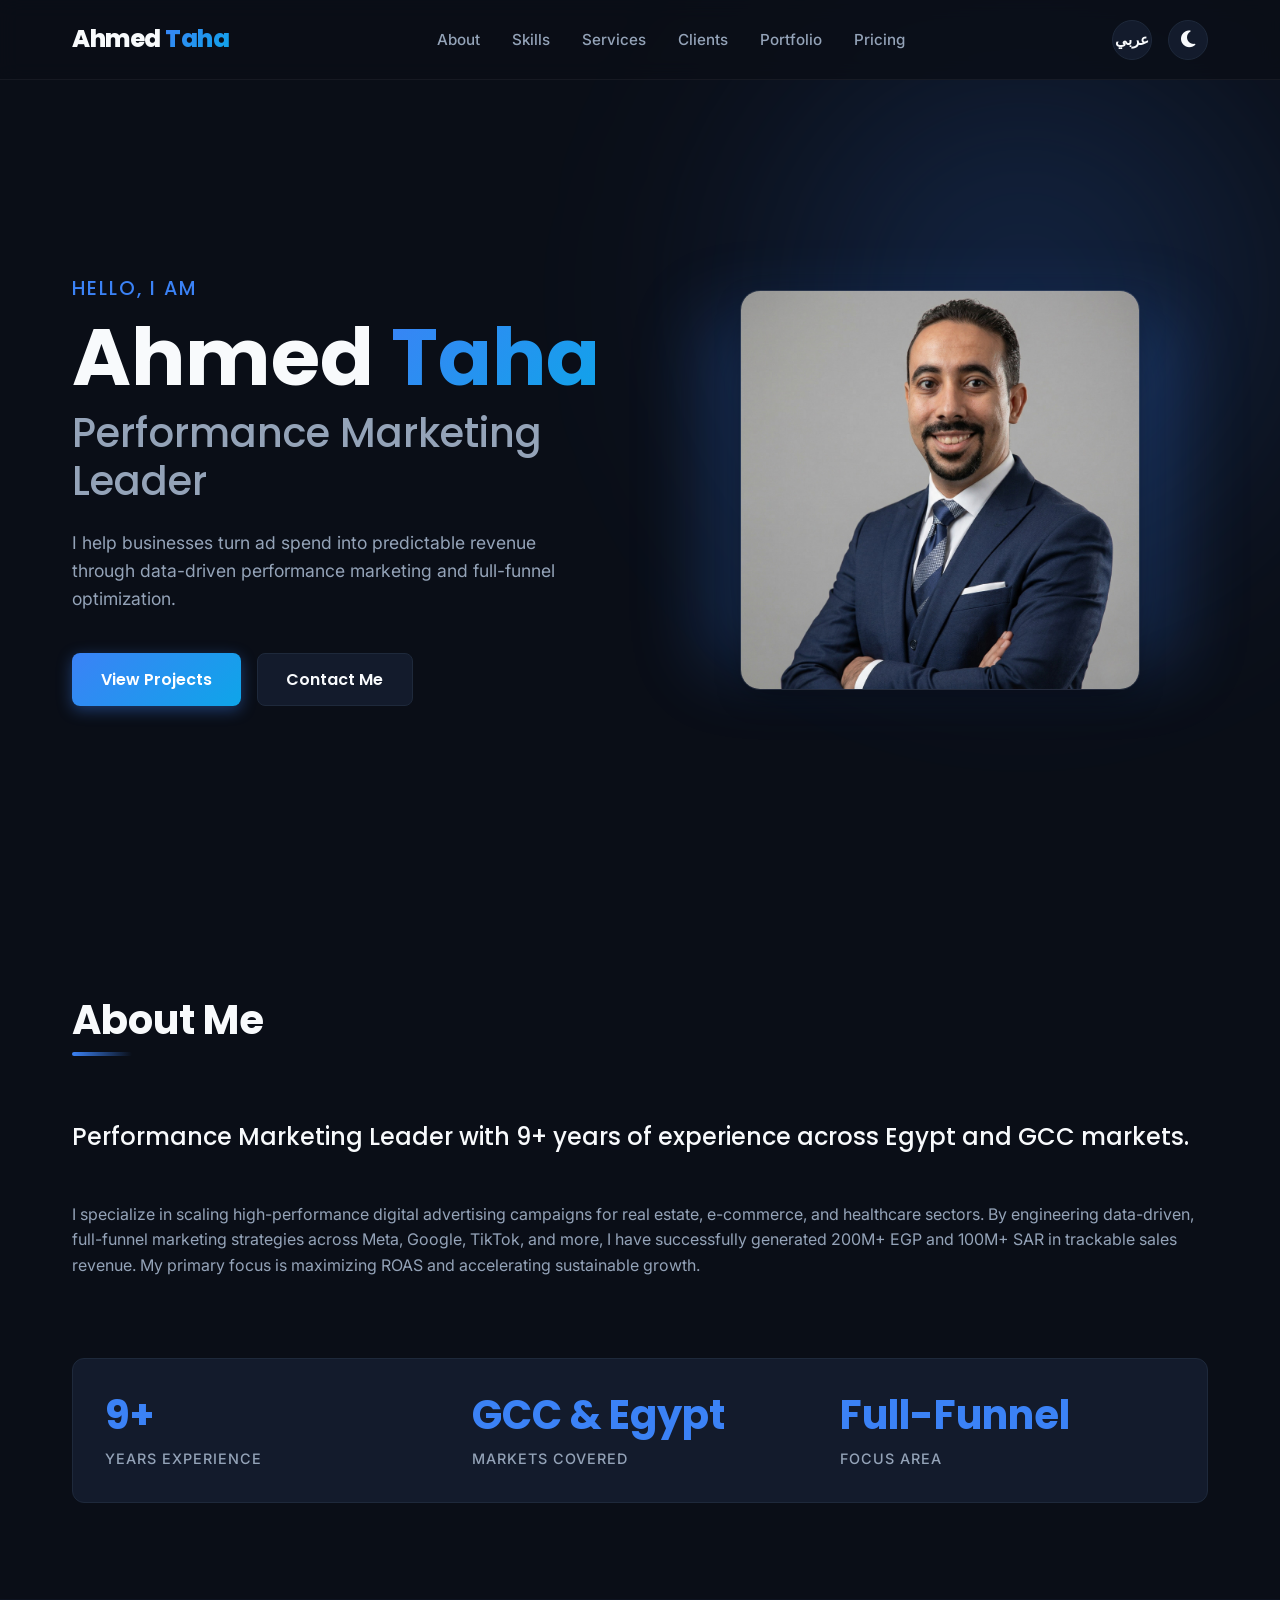
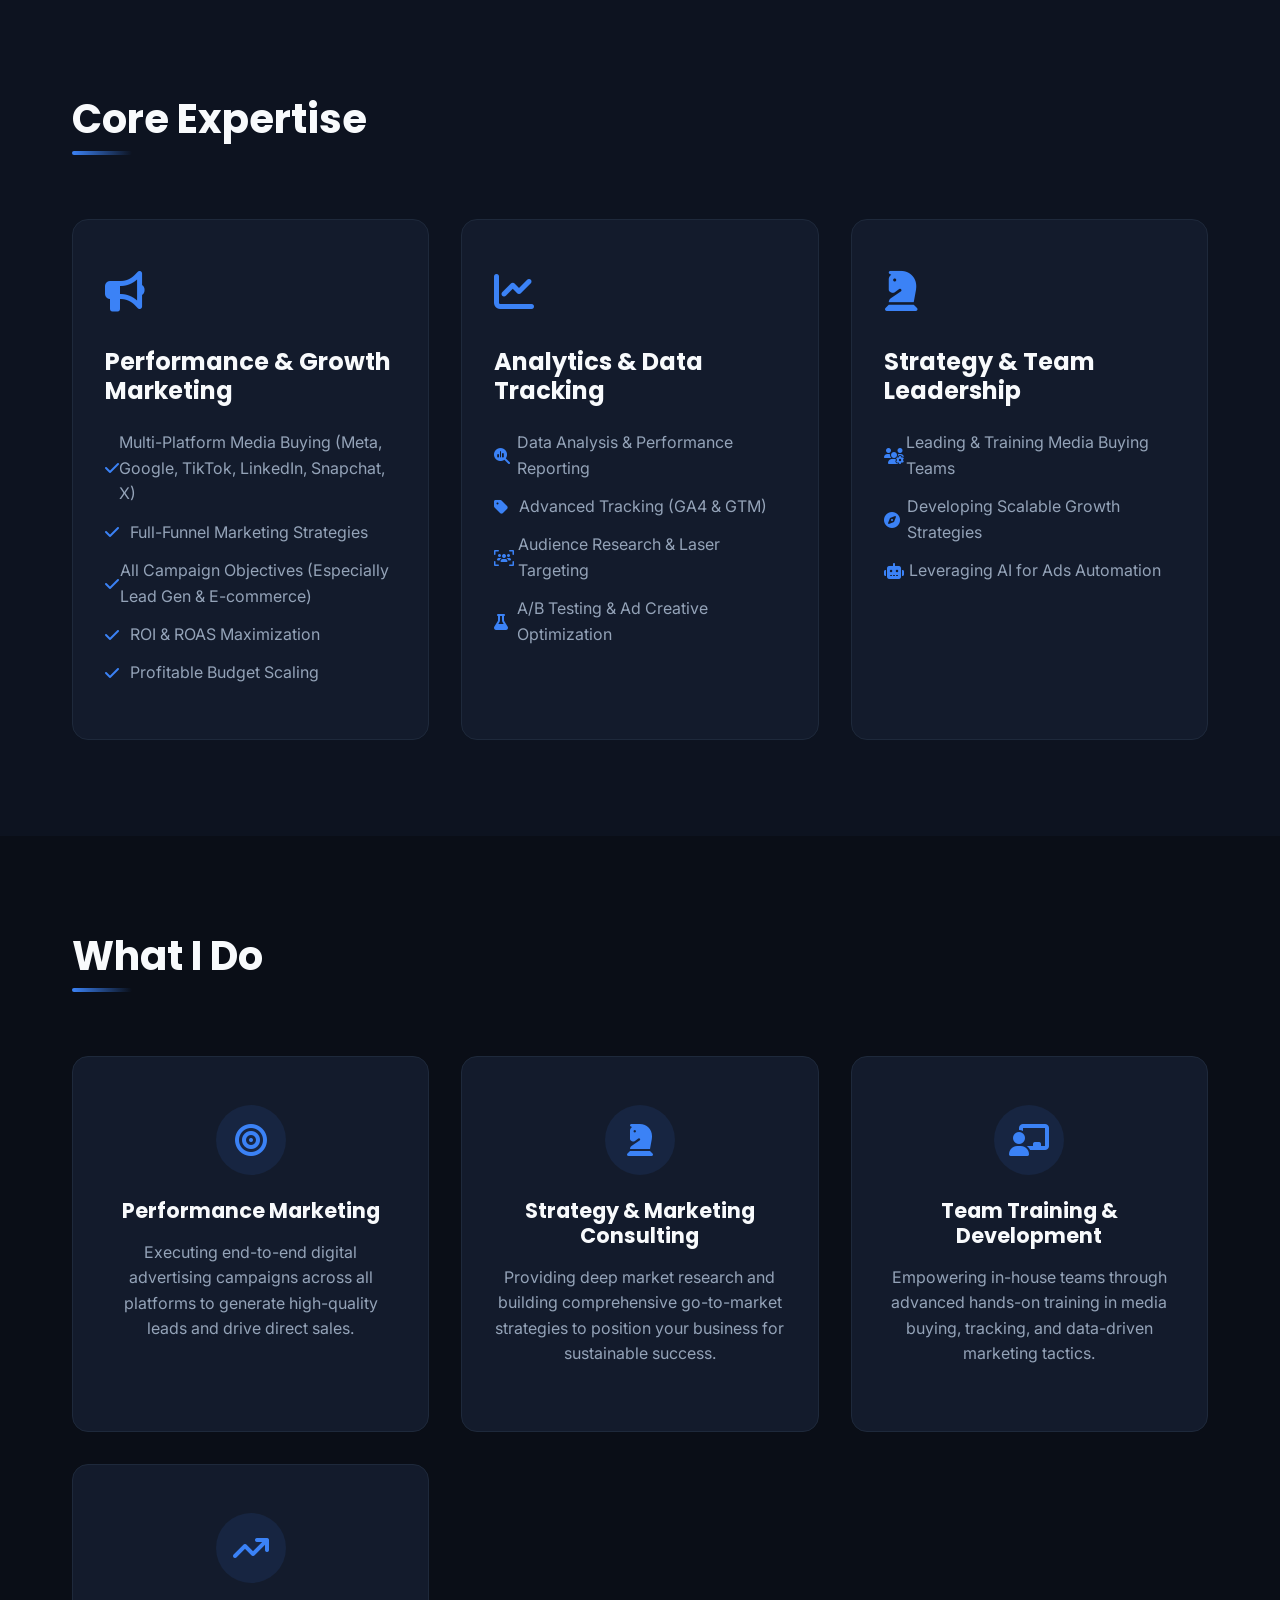
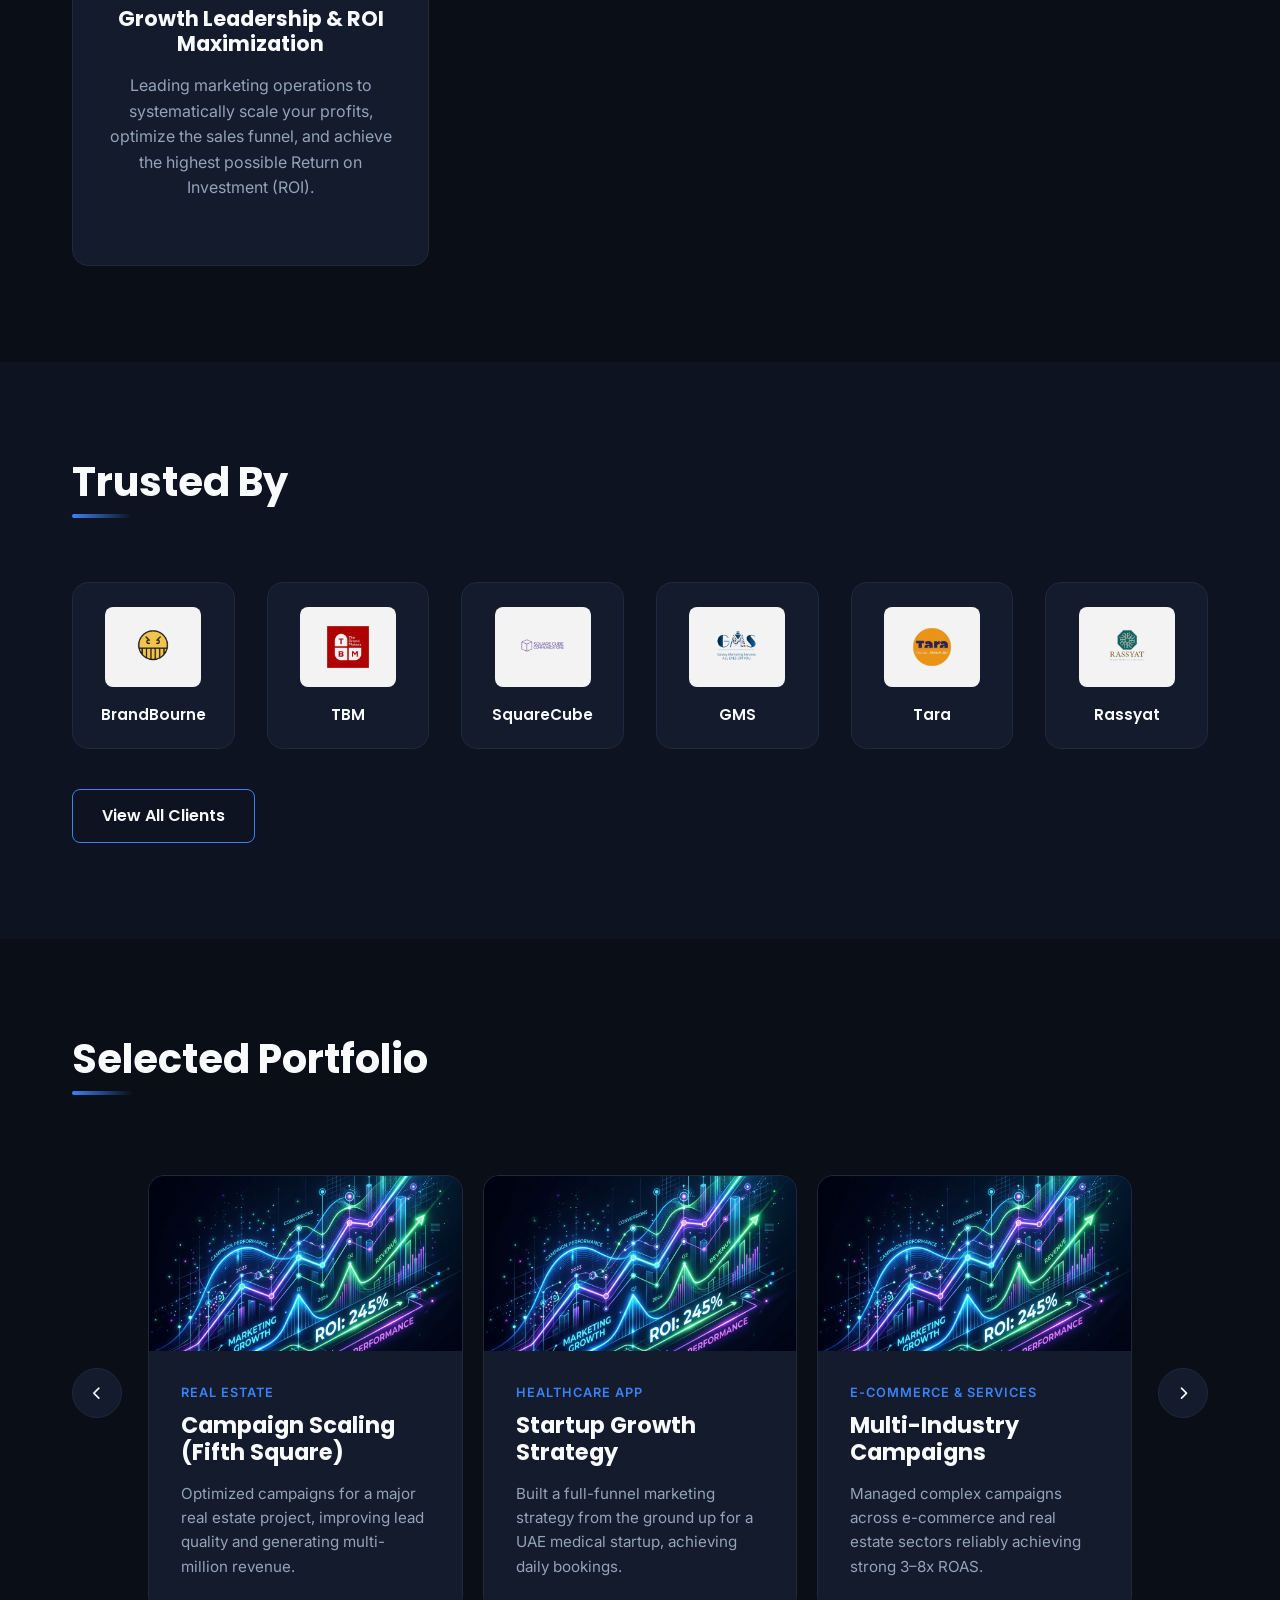
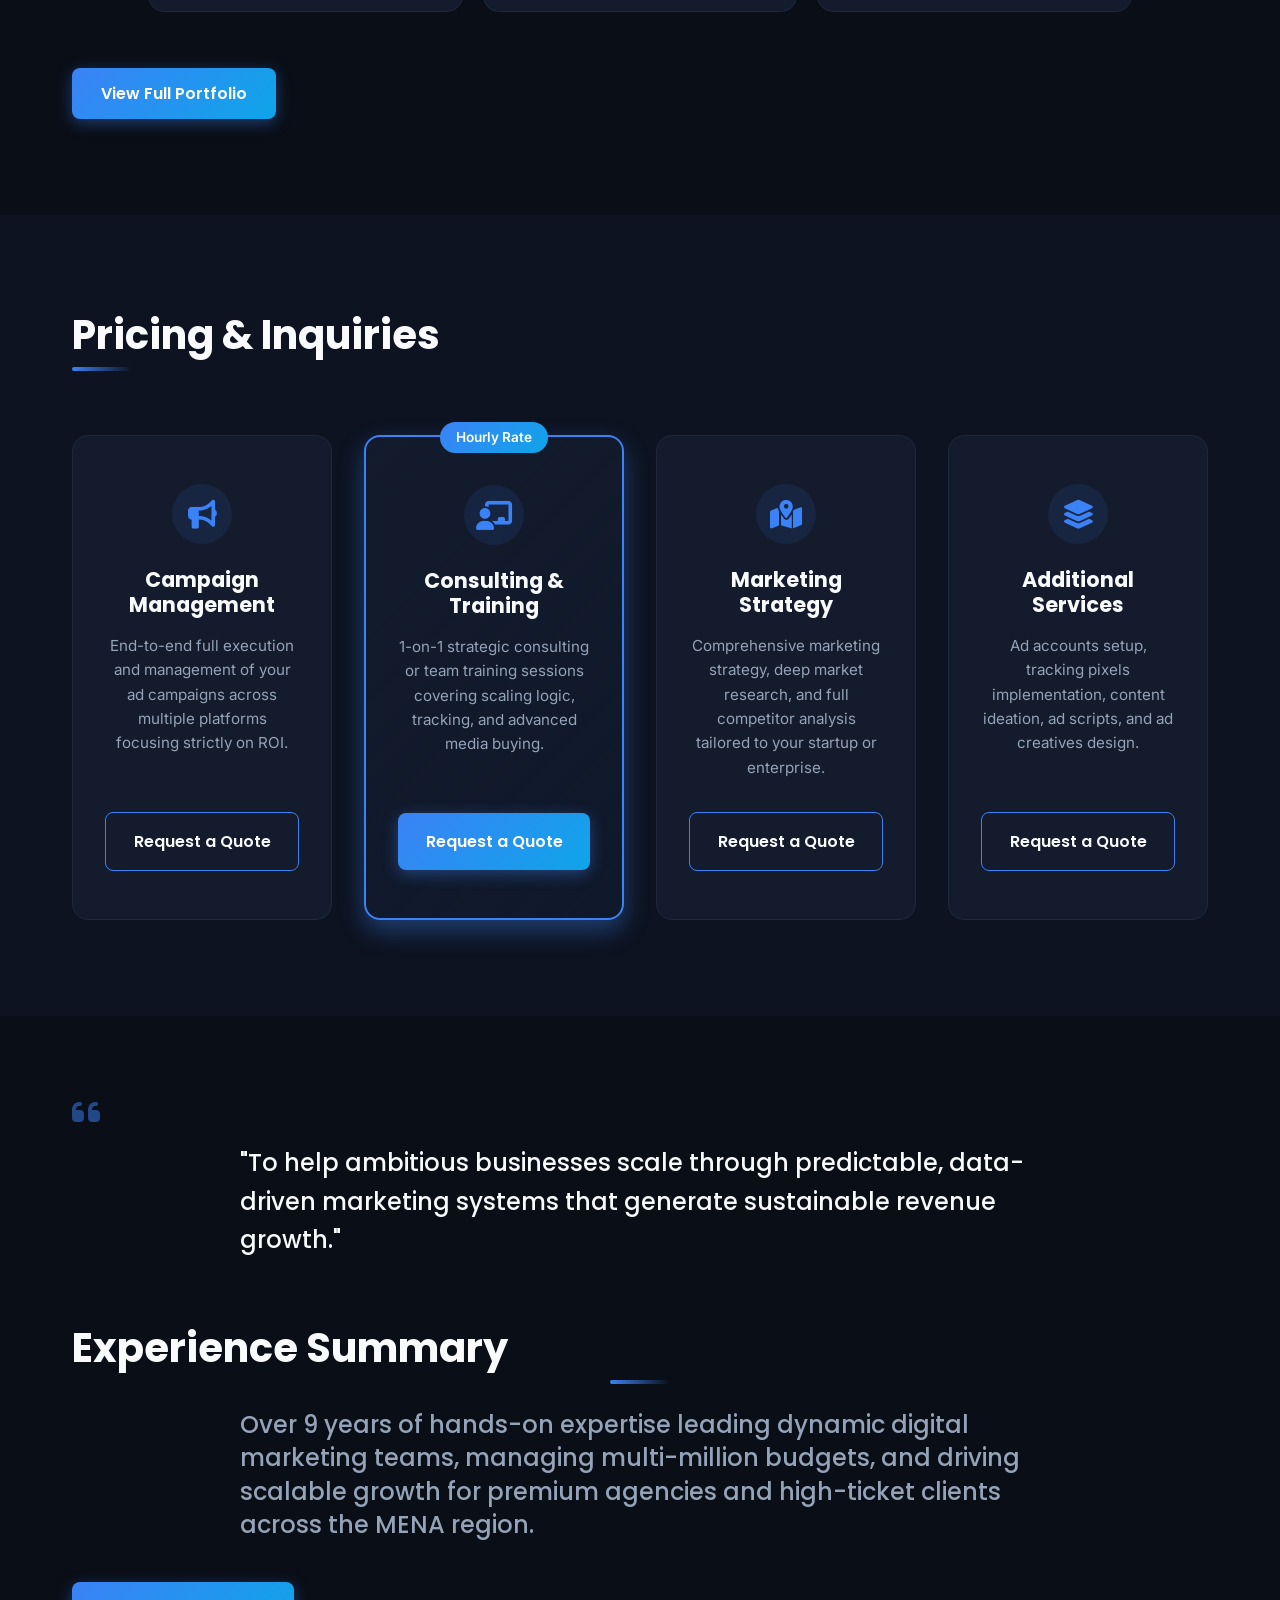
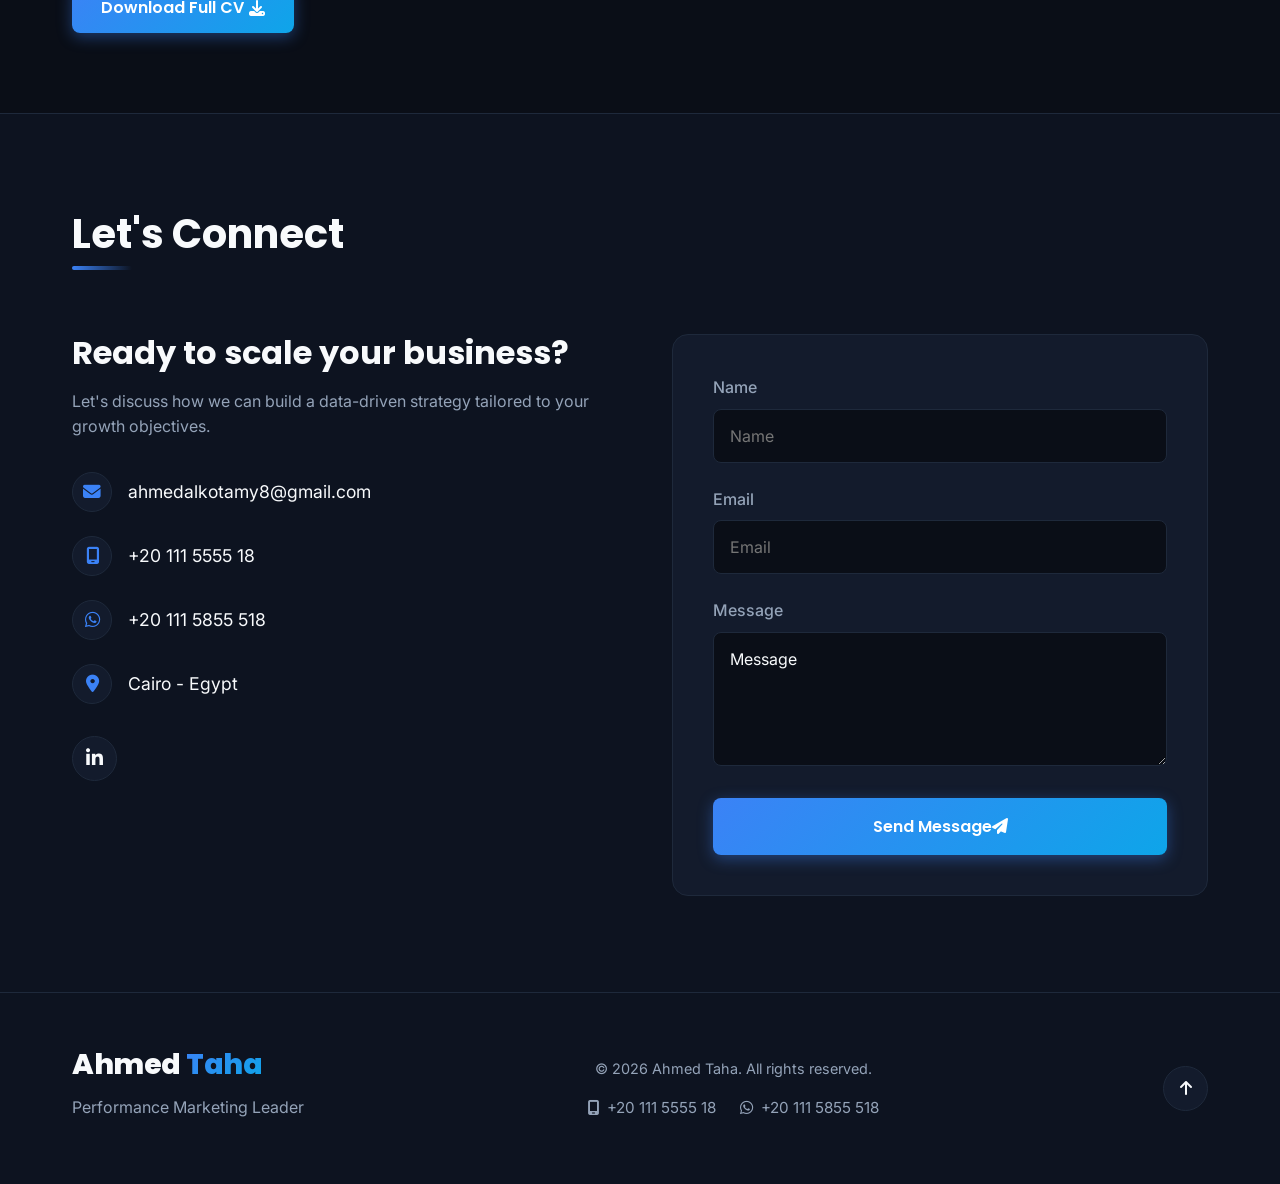
<file: index.html>
<!DOCTYPE html>
<html lang="en" dir="ltr">

<head>
    <meta charset="UTF-8">
    <meta name="viewport" content="width=device-width, initial-scale=1.0">
    <title>Ahmed Taha | Performance Marketing Leader</title>
    <!-- Fonts -->
    <link rel="preconnect" href="https://fonts.googleapis.com">
    <link rel="preconnect" href="https://fonts.gstatic.com" crossorigin>
    <!-- Latin & Arabic Fonts -->
    <link
        href="https://fonts.googleapis.com/css2?family=Cairo:wght@400;500;600;700;800&family=Inter:wght@300;400;500;600;700&family=Poppins:wght@400;500;600;700;800&display=swap"
        rel="stylesheet">
    <!-- Icons -->
    <link rel="stylesheet" href="https://cdnjs.cloudflare.com/ajax/libs/font-awesome/6.4.0/css/all.min.css">
    <!-- CSS -->
    <link rel="stylesheet" href="css/style.css">
</head>

<body class="dark-mode">

    <!-- Navigation -->
    <header class="navbar" id="navbar">
        <div class="container nav-container">
            <a href="index.html" class="logo" data-i18n="hero_title">Ahmed <span class="text-gradient">Taha</span></a>
            <nav class="nav-links">
                <ul class="nav-list">
                    <li><a href="#about" class="nav-link" data-i18n="nav_about">About</a></li>
                    <li><a href="#skills" class="nav-link" data-i18n="nav_skills">Skills</a></li>
                    <li><a href="#services" class="nav-link" data-i18n="nav_services">Services</a></li>
                    <li><a href="#clients" class="nav-link" data-i18n="nav_clients">Clients</a></li>
                    <li><a href="#portfolio" class="nav-link" data-i18n="nav_portfolio">Portfolio</a></li>
                    <li><a href="#pricing" class="nav-link" data-i18n="nav_pricing">Pricing</a></li>
                </ul>
            </nav>
            <div class="nav-actions">
                <button id="lang-toggle" class="lang-toggle">عربي</button>
                <button id="theme-toggle" class="theme-toggle" aria-label="Toggle theme">
                    <i class="fa-solid fa-moon"></i>
                </button>
                <div class="hamburger" id="hamburger">
                    <span></span>
                    <span></span>
                    <span></span>
                </div>
            </div>
        </div>
    </header>

    <!-- Mobile Menu Overlay -->
    <div class="mobile-menu" id="mobile-menu">
        <ul class="mobile-nav-list">
            <li><a href="#about" class="mobile-nav-link" data-i18n="nav_about">About</a></li>
            <li><a href="#skills" class="mobile-nav-link" data-i18n="nav_skills">Skills</a></li>
            <li><a href="#services" class="mobile-nav-link" data-i18n="nav_services">Services</a></li>
            <li><a href="#clients" class="mobile-nav-link" data-i18n="nav_clients">Clients</a></li>
            <li><a href="#portfolio" class="mobile-nav-link" data-i18n="nav_portfolio">Portfolio</a></li>
            <li><a href="#pricing" class="mobile-nav-link" data-i18n="nav_pricing">Pricing</a></li>
            <li><a href="#contact" class="mobile-nav-link btn btn-primary" data-i18n="nav_contact"
                    style="display:inline-block; margin-top:1rem;">Contact</a></li>
        </ul>
    </div>

    <!-- Main Content -->
    <main>

        <!-- Hero Section -->
        <section class="hero" id="home">
            <div class="hero-bg-accent"></div>
            <div class="container hero-container">
                <div class="hero-content animate-fade-up">
                    <p class="hero-subtitle" data-i18n="hero_subtitle">Hello, I am</p>
                    <h1 class="hero-title" data-i18n="hero_title">Ahmed <span class="text-gradient">Taha</span></h1>
                    <h2 class="hero-role" data-i18n="hero_role">Performance Marketing Leader</h2>
                    <p class="hero-description" data-i18n="hero_desc">
                        I help businesses turn ad spend into predictable revenue through data-driven performance
                        marketing and full-funnel optimization.
                    </p>
                    <div class="hero-cta">
                        <a href="#portfolio" class="btn btn-primary" data-i18n="hero_btn_projects">View Projects</a>
                        <a href="#contact" class="btn btn-secondary" data-i18n="hero_btn_contact">Contact Me</a>
                    </div>
                </div>
                <div class="hero-image-wrapper animate-fade-left">
                    <div class="hero-image-glow"></div>
                    <img src="assets/profile.png" alt="Ahmed Taha" class="hero-image">
                </div>
            </div>
        </section>

        <!-- 1. About Section -->
        <section class="about section" id="about">
            <div class="container">
                <div class="section-header animate-on-scroll">
                    <h2 class="section-title" data-i18n="about_title">About Me</h2>
                    <div class="section-line"></div>
                </div>
                <div class="about-content animate-on-scroll">
                    <p class="lead-text" data-i18n="about_lead">
                        Performance Marketing Leader with 9+ years of experience across Egypt and GCC markets.
                    </p>
                    <p data-i18n="about_desc">
                        I specialize in scaling high-performance digital advertising campaigns for real estate,
                        e-commerce, and healthcare sectors. By engineering data-driven, full-funnel marketing strategies
                        across Meta, Google, TikTok, and more, I have successfully generated 200M+ EGP and 100M+ SAR in
                        trackable sales revenue. My primary focus is maximizing ROAS and accelerating sustainable
                        growth.
                    </p>
                    <div class="about-stats highlight-box">
                        <div class="stat-item">
                            <h3 class="stat-number">9+</h3>
                            <p class="stat-label" data-i18n="about_stat_1_lbl">Years Experience</p>
                        </div>
                        <div class="stat-item">
                            <h3 class="stat-number" data-i18n="about_stat_2_val">GCC & Egypt</h3>
                            <p class="stat-label" data-i18n="about_stat_2_lbl">Markets Covered</p>
                        </div>
                        <div class="stat-item">
                            <h3 class="stat-number" data-i18n="about_stat_3_val">Full-Funnel</h3>
                            <p class="stat-label" data-i18n="about_stat_3_lbl">Focus Area</p>
                        </div>
                    </div>
                </div>
            </div>
        </section>

        <!-- 2. Skills Section -->
        <section class="skills section bg-alt" id="skills">
            <div class="container">
                <div class="section-header animate-on-scroll">
                    <h2 class="section-title" data-i18n="skills_title">Core Expertise</h2>
                    <div class="section-line"></div>
                </div>
                <div class="skills-grid">
                    <!-- Performance Marketing -->
                    <div class="skill-card animate-on-scroll stagger-1">
                        <div class="skill-icon"><i class="fa-solid fa-bullhorn"></i></div>
                        <h3 class="skill-category" data-i18n="skill_cat_1">Performance & Growth Marketing</h3>
                        <ul class="skill-list">
                            <li><i class="fa-solid fa-check"></i> <span data-i18n="skill_1_1">Multi-Platform Media
                                    Buying (Meta, Google, TikTok, LinkedIn, Snapchat, X)</span></li>
                            <li><i class="fa-solid fa-check"></i> <span data-i18n="skill_1_2">Full-Funnel Marketing
                                    Strategies</span></li>
                            <li><i class="fa-solid fa-check"></i> <span data-i18n="skill_1_3">All Campaign Objectives
                                    (Especially Lead Gen & E-commerce)</span></li>
                            <li><i class="fa-solid fa-check"></i> <span data-i18n="skill_1_4">ROI & ROAS
                                    Maximization</span></li>
                            <li><i class="fa-solid fa-check"></i> <span data-i18n="skill_1_5">Profitable Budget
                                    Scaling</span></li>
                        </ul>
                    </div>
                    <!-- Analytics & Tracking -->
                    <div class="skill-card animate-on-scroll stagger-2">
                        <div class="skill-icon"><i class="fa-solid fa-chart-line"></i></div>
                        <h3 class="skill-category" data-i18n="skill_cat_2">Analytics & Data Tracking</h3>
                        <ul class="skill-list">
                            <li><i class="fa-solid fa-magnifying-glass-chart"></i> <span data-i18n="skill_2_1">Data
                                    Analysis & Performance Reporting</span></li>
                            <li><i class="fa-solid fa-tag"></i> <span data-i18n="skill_2_2">Advanced Tracking (GA4 &
                                    GTM)</span></li>
                            <li><i class="fa-solid fa-users-viewfinder"></i> <span data-i18n="skill_2_3">Audience
                                    Research & Laser Targeting</span></li>
                            <li><i class="fa-solid fa-flask"></i> <span data-i18n="skill_2_4">A/B Testing & Ad Creative
                                    Optimization</span></li>
                        </ul>
                    </div>
                    <!-- Leadership & Strategy -->
                    <div class="skill-card animate-on-scroll stagger-3">
                        <div class="skill-icon"><i class="fa-solid fa-chess-knight"></i></div>
                        <h3 class="skill-category" data-i18n="skill_cat_3">Strategy & Team Leadership</h3>
                        <ul class="skill-list">
                            <li><i class="fa-solid fa-users-gear"></i> <span data-i18n="skill_3_1">Leading & Training
                                    Media Buying Teams</span></li>
                            <li><i class="fa-solid fa-compass"></i> <span data-i18n="skill_3_2">Developing Scalable
                                    Growth Strategies</span></li>
                            <li><i class="fa-solid fa-robot"></i> <span data-i18n="skill_3_3">Leveraging AI for Ads
                                    Automation</span></li>
                        </ul>
                    </div>
                </div>
            </div>
        </section>

        <!-- 3. Services Section -->
        <section class="services section" id="services">
            <div class="container">
                <div class="section-header animate-on-scroll">
                    <h2 class="section-title" data-i18n="serv_title_main">What I Do</h2>
                    <div class="section-line"></div>
                </div>
                <div class="services-grid">
                    <div class="service-card animate-on-scroll">
                        <div class="service-icon"><i class="fa-solid fa-bullseye"></i></div>
                        <h3 class="service-title" data-i18n="serv_1_title">Performance Marketing</h3>
                        <p class="service-desc" data-i18n="serv_1_desc">Executing end-to-end digital advertising
                            campaigns across all platforms to generate high-quality leads and drive direct sales.</p>
                    </div>
                    <div class="service-card animate-on-scroll">
                        <div class="service-icon"><i class="fa-solid fa-chess-knight"></i></div>
                        <h3 class="service-title" data-i18n="serv_2_title">Strategy & Marketing Consulting</h3>
                        <p class="service-desc" data-i18n="serv_2_desc">Providing deep market research and building
                            comprehensive go-to-market strategies to position your business for sustainable success.</p>
                    </div>
                    <div class="service-card animate-on-scroll">
                        <div class="service-icon"><i class="fa-solid fa-chalkboard-user"></i></div>
                        <h3 class="service-title" data-i18n="serv_3_title">Team Training & Development</h3>
                        <p class="service-desc" data-i18n="serv_3_desc">Empowering in-house teams through advanced
                            hands-on training in media buying, tracking, and data-driven marketing tactics.</p>
                    </div>
                    <div class="service-card animate-on-scroll">
                        <div class="service-icon"><i class="fa-solid fa-arrow-trend-up"></i></div>
                        <h3 class="service-title" data-i18n="serv_4_title">Growth Leadership & ROI Maximization</h3>
                        <p class="service-desc" data-i18n="serv_4_desc">Leading marketing operations to systematically
                            scale your profits, optimize the sales funnel, and achieve the highest possible Return on
                            Investment (ROI).</p>
                    </div>
                </div>
            </div>
        </section>

        <!-- 4. Clients Section (NEW) -->
        <section class="clients section bg-alt" id="clients">
            <div class="container">
                <div class="section-header animate-on-scroll">
                    <h2 class="section-title" data-i18n="clients_title">Trusted By</h2>
                    <div class="section-line"></div>
                </div>
                <div class="clients-grid animate-on-scroll">
                    <!-- Client Logos Placeholder -->
                    <div class="client-logo-box"><img src="assets/BrandBourne.png" alt="BrandBourne"></div>
                    <div class="client-logo-box"><img src="assets/TBM.png" alt="TBM"></div>
                    <div class="client-logo-box"><img src="assets/SquareCube.png" alt="SquareCube"></div>
                    <div class="client-logo-box"><img src="assets/GMS.png" alt="GMS"></div>
                    <div class="client-logo-box"><img src="assets/Tara.png" alt="Tara"></div>
                    <div class="client-logo-box"><img src="assets/Rassyat.png" alt="Rassyat"></div>
                </div>
                <div class="text-center" style="margin-top: 2.5rem;">
                    <a href="clients.html" class="btn btn-outline" data-i18n="btn_all_clients">View All Clients</a>
                </div>
            </div>
        </section>

        <!-- 5. Portfolio Section -->
        <section class="portfolio section" id="portfolio">
            <div class="container">
                <div class="section-header animate-on-scroll">
                    <h2 class="section-title" data-i18n="port_title_main">Selected Portfolio</h2>
                    <div class="section-line"></div>
                </div>
                <div class="carousel-container animate-on-scroll">
                    <button class="carousel-btn prev-btn" id="port-prev" aria-label="Previous"><i
                            class="fa-solid fa-chevron-left"></i></button>

                    <div class="carousel-track-wrapper">
                        <div class="carousel-track" id="port-track">
                            <!-- Project 1 -->
                            <div class="carousel-slide">
                                <div class="project-card">
                                    <div class="project-img-wrapper">
                                        <img src="assets/project.png" alt="Real Estate Campaign Scaling"
                                            class="project-img">
                                        <div class="project-overlay">
                                            <a href="project-details.html?id=proj_1" class="project-link"><i
                                                    class="fa-solid fa-arrow-up-right-from-square"></i></a>
                                        </div>
                                    </div>
                                    <div class="project-content">
                                        <span class="project-tag" data-i18n="port_1_tag">Real Estate</span>
                                        <h3 class="project-title" data-i18n="port_1_title">Campaign Scaling (Fifth
                                            Square)</h3>
                                        <p class="project-desc" data-i18n="port_1_desc">Optimized campaigns for a major
                                            real estate project, improving lead quality and generating multi-million
                                            revenue.</p>
                                    </div>
                                </div>
                            </div>

                            <!-- Project 2 -->
                            <div class="carousel-slide">
                                <div class="project-card">
                                    <div class="project-img-wrapper">
                                        <img src="assets/project.png" alt="Healthcare Startup Growth"
                                            class="project-img">
                                        <div class="project-overlay">
                                            <a href="project-details.html?id=proj_2" class="project-link"><i
                                                    class="fa-solid fa-arrow-up-right-from-square"></i></a>
                                        </div>
                                    </div>
                                    <div class="project-content">
                                        <span class="project-tag" data-i18n="port_2_tag">Healthcare App</span>
                                        <h3 class="project-title" data-i18n="port_2_title">Startup Growth Strategy</h3>
                                        <p class="project-desc" data-i18n="port_2_desc">Built a full-funnel marketing
                                            strategy from the ground up for a UAE medical startup, achieving daily
                                            bookings.</p>
                                    </div>
                                </div>
                            </div>

                            <!-- Project 3 -->
                            <div class="carousel-slide">
                                <div class="project-card">
                                    <div class="project-img-wrapper">
                                        <img src="assets/project.png" alt="Multi-Industry Performance"
                                            class="project-img">
                                        <div class="project-overlay">
                                            <a href="project-details.html?id=proj_3" class="project-link"><i
                                                    class="fa-solid fa-arrow-up-right-from-square"></i></a>
                                        </div>
                                    </div>
                                    <div class="project-content">
                                        <span class="project-tag" data-i18n="port_3_tag">E-Commerce & Services</span>
                                        <h3 class="project-title" data-i18n="port_3_title">Multi-Industry Campaigns</h3>
                                        <p class="project-desc" data-i18n="port_3_desc">Managed complex campaigns across
                                            e-commerce and real estate sectors reliably achieving strong 3–8x ROAS.</p>
                                    </div>
                                </div>
                            </div>

                            <!-- Project 4 (Placeholder) -->
                            <div class="carousel-slide">
                                <div class="project-card">
                                    <div class="project-img-wrapper">
                                        <img src="assets/project.png" alt="SaaS Lead Engine" class="project-img">
                                        <div class="project-overlay">
                                            <a href="project-details.html?id=proj_4" class="project-link"><i
                                                    class="fa-solid fa-arrow-up-right-from-square"></i></a>
                                        </div>
                                    </div>
                                    <div class="project-content">
                                        <span class="project-tag" data-i18n="port_4_tag">B2B SaaS</span>
                                        <h3 class="project-title" data-i18n="port_4_title">Predictable Lead Engine</h3>
                                        <p class="project-desc" data-i18n="port_4_desc">Built a predictable LinkedIn Ads
                                            engine that secured demos with enterprise clients leading to massive
                                            contracts.</p>
                                    </div>
                                </div>
                            </div>
                        </div>
                    </div>

                    <button class="carousel-btn next-btn" id="port-next" aria-label="Next"><i
                            class="fa-solid fa-chevron-right"></i></button>
                </div>
                <div class="text-center" style="margin-top: 2.5rem;">
                    <a href="projects.html" class="btn btn-primary" data-i18n="btn_full_portfolio">View Full
                        Portfolio</a>
                </div>
            </div>
        </section>

        <!-- 6. Pricing Section -->
        <section class="pricing section bg-alt" id="pricing">
            <div class="container">
                <div class="section-header animate-on-scroll">
                    <h2 class="section-title" data-i18n="pricing_title">Pricing & Inquiries</h2>
                    <div class="section-line"></div>
                </div>
                <div class="pricing-grid animate-on-scroll">

                    <div class="pricing-card">
                        <div class="pricing-icon"><i class="fa-solid fa-bullhorn"></i></div>
                        <h3 class="pricing-name" data-i18n="pricing_1_title">Campaign Management</h3>
                        <p class="pricing-desc" data-i18n="pricing_1_desc">End-to-end full execution and management of
                            your ad campaigns across multiple platforms focusing strictly on ROI.</p>
                        <a href="https://wa.me/201115855518" target="_blank" class="btn btn-outline btn-block"
                            data-i18n="btn_inquire">Inquire Now</a>
                    </div>

                    <div class="pricing-card featured">
                        <span class="pricing-badge" data-i18n="pricing_2_badge">Hourly Rate</span>
                        <div class="pricing-icon"><i class="fa-solid fa-chalkboard-user"></i></div>
                        <h3 class="pricing-name" data-i18n="pricing_2_title">Consulting & Training</h3>
                        <p class="pricing-desc" data-i18n="pricing_2_desc">1-on-1 strategic consulting or team training
                            sessions covering scaling logic, tracking, and advanced media buying.</p>
                        <a href="https://wa.me/201115855518" target="_blank" class="btn btn-primary btn-block"
                            data-i18n="btn_inquire">Inquire Now</a>
                    </div>

                    <div class="pricing-card">
                        <div class="pricing-icon"><i class="fa-solid fa-map-location-dot"></i></div>
                        <h3 class="pricing-name" data-i18n="pricing_3_title">Marketing Strategy</h3>
                        <p class="pricing-desc" data-i18n="pricing_3_desc">Comprehensive marketing strategy, deep market
                            research, and full competitor analysis tailored to your startup or enterprise.</p>
                        <a href="https://wa.me/201115855518" target="_blank" class="btn btn-outline btn-block"
                            data-i18n="btn_inquire">Inquire Now</a>
                    </div>

                    <div class="pricing-card">
                        <div class="pricing-icon"><i class="fa-solid fa-layer-group"></i></div>
                        <h3 class="pricing-name" data-i18n="pricing_4_title">Additional Services</h3>
                        <p class="pricing-desc" data-i18n="pricing_4_desc">Ad accounts setup, tracking pixels
                            implementation, content ideation, ad scripts, and ad creatives design.</p>
                        <a href="https://wa.me/201115855518" target="_blank" class="btn btn-outline btn-block"
                            data-i18n="btn_inquire">Inquire Now</a>
                    </div>

                </div>
            </div>
        </section>

        <!-- 7. Career Objective & Experience Summary (Modified) -->
        <section class="experience padding-y" id="experience" style="padding: 5rem 0;">
            <div class="container text-center">
                <div class="animate-on-scroll">
                    <i class="fa-solid fa-quote-left quote-icon"
                        style="color:var(--accent-primary); font-size:2rem; margin-bottom:1rem; display:inline-block;"></i>
                    <h2 class="objective-text" data-i18n="obj_text"
                        style="font-size: 1.5rem; max-width: 800px; margin: 0 auto 2rem auto; line-height:1.6;">
                        "To help ambitious businesses scale through predictable, data-driven marketing systems that
                        generate sustainable revenue growth."
                    </h2>
                </div>

                <h2 class="section-title animate-on-scroll" data-i18n="exp_title_main" style="margin-top:4rem;">
                    Experience Summary</h2>
                <div class="section-line" style="margin: 0 auto 1.5rem auto;"></div>

                <p class="lead-text animate-on-scroll" data-i18n="exp_summary"
                    style="max-width: 800px; margin: 0 auto 2.5rem auto; color: var(--text-secondary);">
                    Over 9 years of hands-on expertise leading dynamic digital marketing teams, managing multi-million
                    budgets, and driving scalable growth for premium agencies and high-ticket clients across the MENA
                    region.
                </p>

                <div class="animate-on-scroll">
                    <a href="assets/Ahmed_Taha_CV.pdf" class="btn btn-primary" data-i18n="btn_download_cv" download>
                        Download Full CV <i class="fa-solid fa-download" style="margin-left: 5px;"></i>
                    </a>
                </div>
            </div>
        </section>

        <!-- Contact Section -->
        <section class="contact section border-top bg-alt" id="contact">
            <div class="container">
                <div class="section-header animate-on-scroll">
                    <h2 class="section-title" data-i18n="contact_title">Let's Connect</h2>
                    <div class="section-line"></div>
                </div>
                <div class="contact-wrapper">
                    <div class="contact-info animate-on-scroll">
                        <h3 data-i18n="contact_sub">Ready to scale your business?</h3>
                        <p data-i18n="contact_desc">Let's discuss how we can build a data-driven strategy tailored to
                            your growth objectives.</p>

                        <div class="contact-details">
                            <div class="contact-item">
                                <i class="fa-solid fa-envelope"></i>
                                <span>ahmedalkotamy8@gmail.com</span>
                            </div>
                            <div class="contact-item">
                                <i class="fa-solid fa-mobile-screen"></i>
                                <a href="tel:+20111555518" style="color: inherit; text-decoration: none;" dir="ltr">+20 111 5555 18</a>
                            </div>
                            <div class="contact-item">
                                <i class="fa-brands fa-whatsapp"></i>
                                <a href="https://wa.me/201115855518" target="_blank" style="color: inherit; text-decoration: none;" dir="ltr">+20 111 5855 518</a>
                            </div>
                            <div class="contact-item">
                                <i class="fa-solid fa-location-dot"></i>
                                <span data-i18n="contact_loc">Egypt & GCC</span>
                            </div>
                        </div>

                        <div class="social-links">
                            <a href="https://www.linkedin.com/in/instructorahmedtaha/" target="_blank"
                                class="social-link" aria-label="LinkedIn"><i class="fa-brands fa-linkedin-in"></i></a>
                        </div>
                    </div>

                    <form class="contact-form animate-on-scroll" id="contactForm">
                        <div class="form-group">
                            <label for="name" data-i18n="form_name">Name</label>
                            <input type="text" id="name" placeholder="Name" data-i18n="form_name" required>
                        </div>
                        <div class="form-group">
                            <label for="email" data-i18n="form_email">Email</label>
                            <input type="email" id="email" placeholder="Email" data-i18n="form_email" required>
                        </div>
                        <div class="form-group">
                            <label for="message" data-i18n="form_msg">Message</label>
                            <textarea id="message" rows="5" placeholder="Message" data-i18n="form_msg"
                                required></textarea>
                        </div>
                        <button type="submit" class="btn btn-primary btn-block" data-i18n="form_btn">Send Message <i
                                class="fa-solid fa-paper-plane"></i></button>
                    </form>
                </div>
            </div>
        </section>

    </main>

    <!-- Footer -->
    <footer class="footer">
        <div class="container footer-container">
            <div class="footer-brand">
                <a href="#" class="logo" data-i18n="hero_title">Ahmed <span>Taha</span></a>
                <p data-i18n="footer_role">Performance Marketing Leader</p>
            </div>
            <div class="footer-info">
                <p class="footer-copyright" data-i18n="footer_copy">&copy; 2026 Ahmed Taha. All rights reserved.</p>
                <div class="footer-contact-links">
                    <a href="tel:+20111555518"><i class="fa-solid fa-mobile-screen"></i> <span dir="ltr">+20 111 5555
                            18</span></a>
                    <a href="https://wa.me/201115855518" target="_blank"><i class="fa-brands fa-whatsapp"></i> <span
                            dir="ltr">+20 111 5855 518</span></a>
                </div>
            </div>
            <a href="#home" class="back-to-top" aria-label="Back to top">
                <i class="fa-solid fa-arrow-up"></i>
            </a>
        </div>
    </footer>

    <!-- Scripts -->
    <script src="js/script.js"></script>
</body>

</html>
</file>
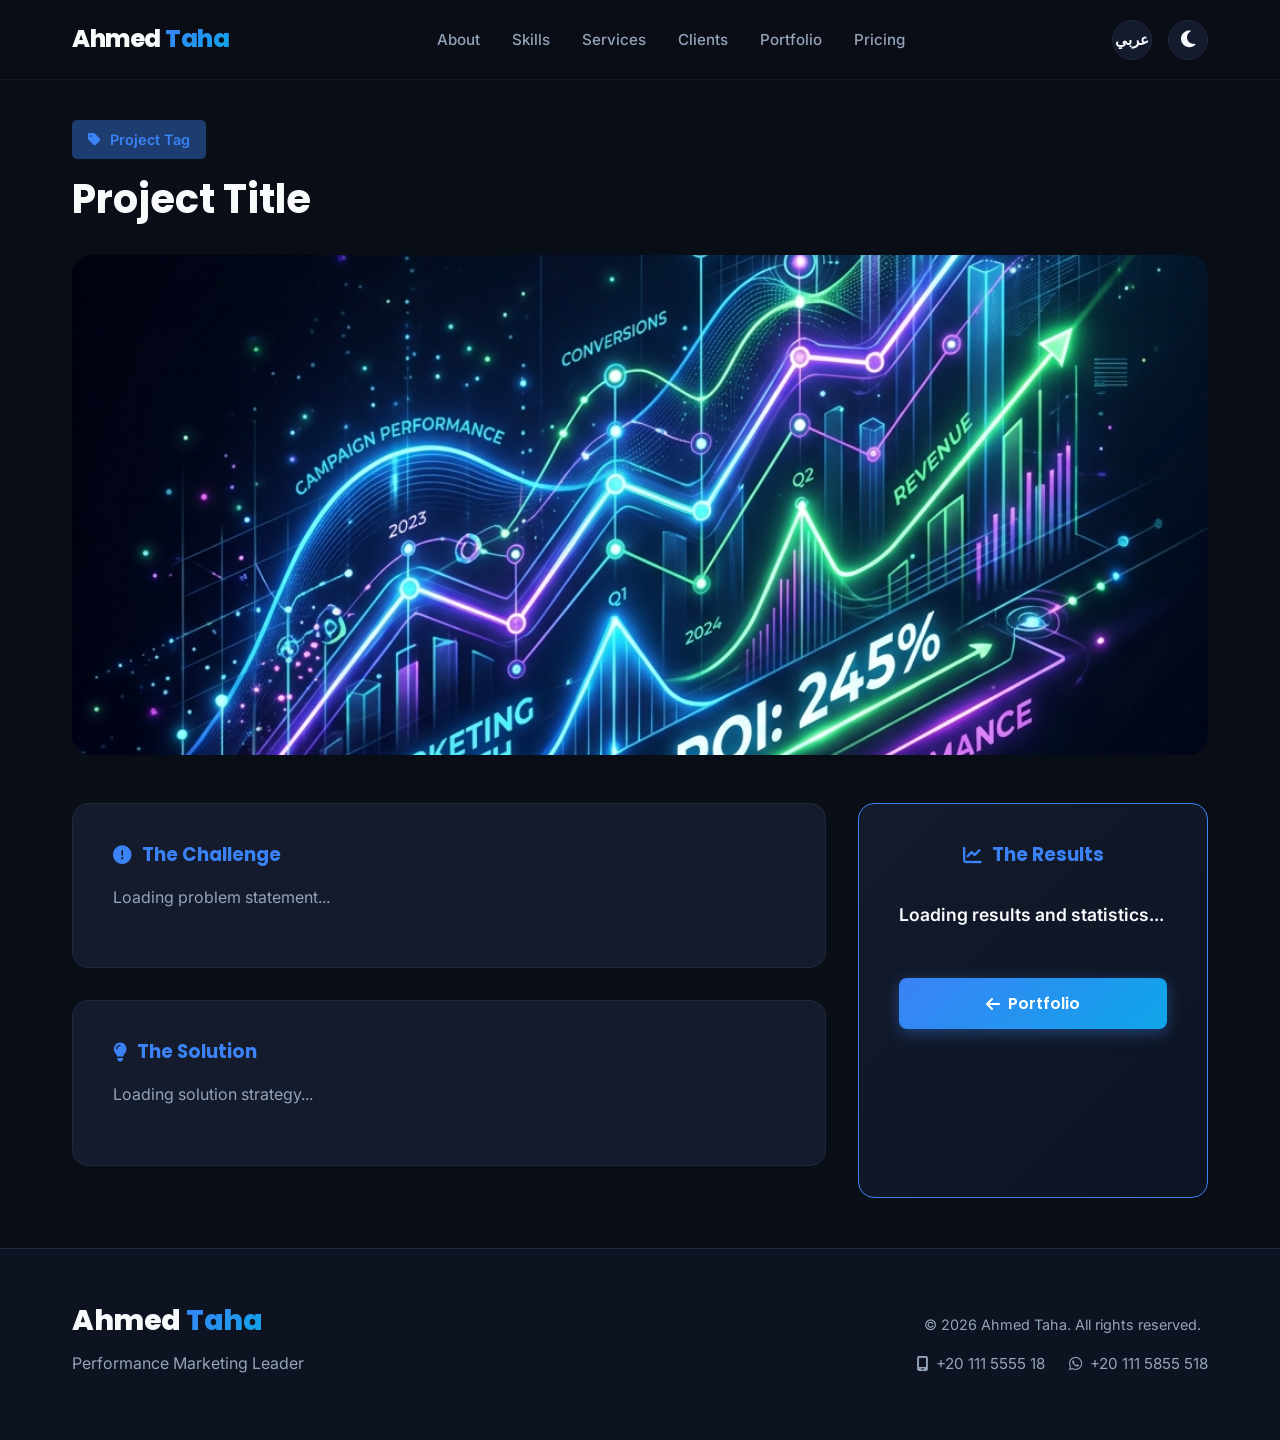
<file: project-details.html>
<!DOCTYPE html>
<html lang="en" dir="ltr">
<head>
    <meta charset="UTF-8">
    <meta name="viewport" content="width=device-width, initial-scale=1.0">
    <title>Ahmed Taha | Project Details</title>
    <!-- Fonts -->
    <link rel="preconnect" href="https://fonts.googleapis.com">
    <link rel="preconnect" href="https://fonts.gstatic.com" crossorigin>
    <!-- Latin & Arabic Fonts -->
    <link href="https://fonts.googleapis.com/css2?family=Cairo:wght@400;500;600;700;800&family=Inter:wght@300;400;500;600;700&family=Poppins:wght@400;500;600;700;800&display=swap" rel="stylesheet">
    <!-- Icons -->
    <link rel="stylesheet" href="https://cdnjs.cloudflare.com/ajax/libs/font-awesome/6.4.0/css/all.min.css">
    <!-- CSS -->
    <link rel="stylesheet" href="css/style.css">
</head>
<body class="dark-mode">

    <!-- Navigation -->
    <header class="navbar" id="navbar">
        <div class="container nav-container">
            <a href="index.html" class="logo" data-i18n="hero_title">Ahmed <span class="text-gradient">Taha</span></a>
            <nav class="nav-links">
                <ul class="nav-list">
                    <li><a href="index.html#about" class="nav-link" data-i18n="nav_about">About</a></li>
                    <li><a href="index.html#skills" class="nav-link" data-i18n="nav_skills">Skills</a></li>
                    <li><a href="index.html#services" class="nav-link" data-i18n="nav_services">Services</a></li>
                    <li><a href="index.html#clients" class="nav-link" data-i18n="nav_clients">Clients</a></li>
                    <li><a href="index.html#portfolio" class="nav-link" data-i18n="nav_portfolio">Portfolio</a></li>
                    <li><a href="index.html#pricing" class="nav-link" data-i18n="nav_pricing">Pricing</a></li>
                </ul>
            </nav>
            <div class="nav-actions">
                <button id="lang-toggle" class="lang-toggle">عربي</button>
                <button id="theme-toggle" class="theme-toggle" aria-label="Toggle theme">
                    <i class="fa-solid fa-moon"></i>
                </button>
            </div>
        </div>
    </header>

    <!-- Main Content -->
    <main style="padding-top: 120px; min-height: 80vh; padding-bottom: 50px;">
        <div class="container">
            
            <div class="proj-header text-center animate-on-scroll">
                <div class="proj-meta">
                    <i class="fa-solid fa-tag" style="margin-right: 5px;"></i> 
                    <span id="dyn-proj-tag">Project Tag</span>
                </div>
                <h1 id="dyn-proj-title" style="font-size: 2.5rem; margin-bottom: 1rem;">Project Title</h1>
            </div>

            <div class="proj-hero animate-on-scroll">
                <img src="assets/project.png" alt="Project Cover" id="dyn-proj-img">
            </div>

            <div class="row" style="display: flex; flex-wrap: wrap; gap: 2rem;">
                <!-- Problem / Solution Area -->
                <div style="flex: 1; min-width: 300px;" class="animate-on-scroll">
                    <div class="proj-content-block">
                        <h3 data-i18n="lbl_problem"><i class="fa-solid fa-circle-exclamation"></i> The Challenge</h3>
                        <p id="dyn-proj-problem" style="color: var(--text-secondary); line-height: 1.8;">Loading problem statement...</p>
                    </div>

                    <div class="proj-content-block">
                        <h3 data-i18n="lbl_solution"><i class="fa-solid fa-lightbulb"></i> The Solution</h3>
                        <p id="dyn-proj-solution" style="color: var(--text-secondary); line-height: 1.8;">Loading solution strategy...</p>
                    </div>
                </div>

                <!-- Results Sidebar -->
                <div style="flex: 0 0 350px; width: 100%;" class="animate-on-scroll">
                    <div class="proj-content-block proj-results text-center" style="height: 100%;">
                        <h3 data-i18n="lbl_results" style="justify-content: center;"><i class="fa-solid fa-chart-line"></i> The Results</h3>
                        <div style="margin-top: 2rem;">
                            <p id="dyn-proj-results" style="font-size: 1.1rem; font-weight: 600; color: var(--text-primary); line-height: 1.8;">Loading results and statistics...</p>
                        </div>
                        <div style="margin-top: 3rem;">
                            <a href="projects.html" class="btn btn-primary" style="width: 100%;">
                                <i class="fa-solid fa-arrow-left" style="margin-right: 8px;"></i> <span data-i18n="nav_portfolio">Back to Portfolio</span>
                            </a>
                        </div>
                    </div>
                </div>
            </div>

        </div>
    </main>

    <!-- Footer -->
    <footer class="footer">
        <div class="container footer-container">
            <div class="footer-brand">
                <a href="index.html" class="logo" data-i18n="hero_title">Ahmed <span>Taha</span></a>
                <p data-i18n="footer_role">Performance Marketing Leader</p>
            </div>
            <div class="footer-info">
                <p class="footer-copyright" data-i18n="footer_copy">&copy; 2026 Ahmed Taha. All rights reserved.</p>
                <div class="footer-contact-links">
                    <a href="tel:+20111555518"><i class="fa-solid fa-mobile-screen"></i> <span dir="ltr">+20 111 5555 18</span></a>
                    <a href="https://wa.me/201115855518" target="_blank"><i class="fa-brands fa-whatsapp"></i> <span dir="ltr">+20 111 5855 518</span></a>
                </div>
            </div>
        </div>
    </footer>

    <!-- Scripts -->
    <script src="js/script.js"></script>
</body>
</html>
</file>
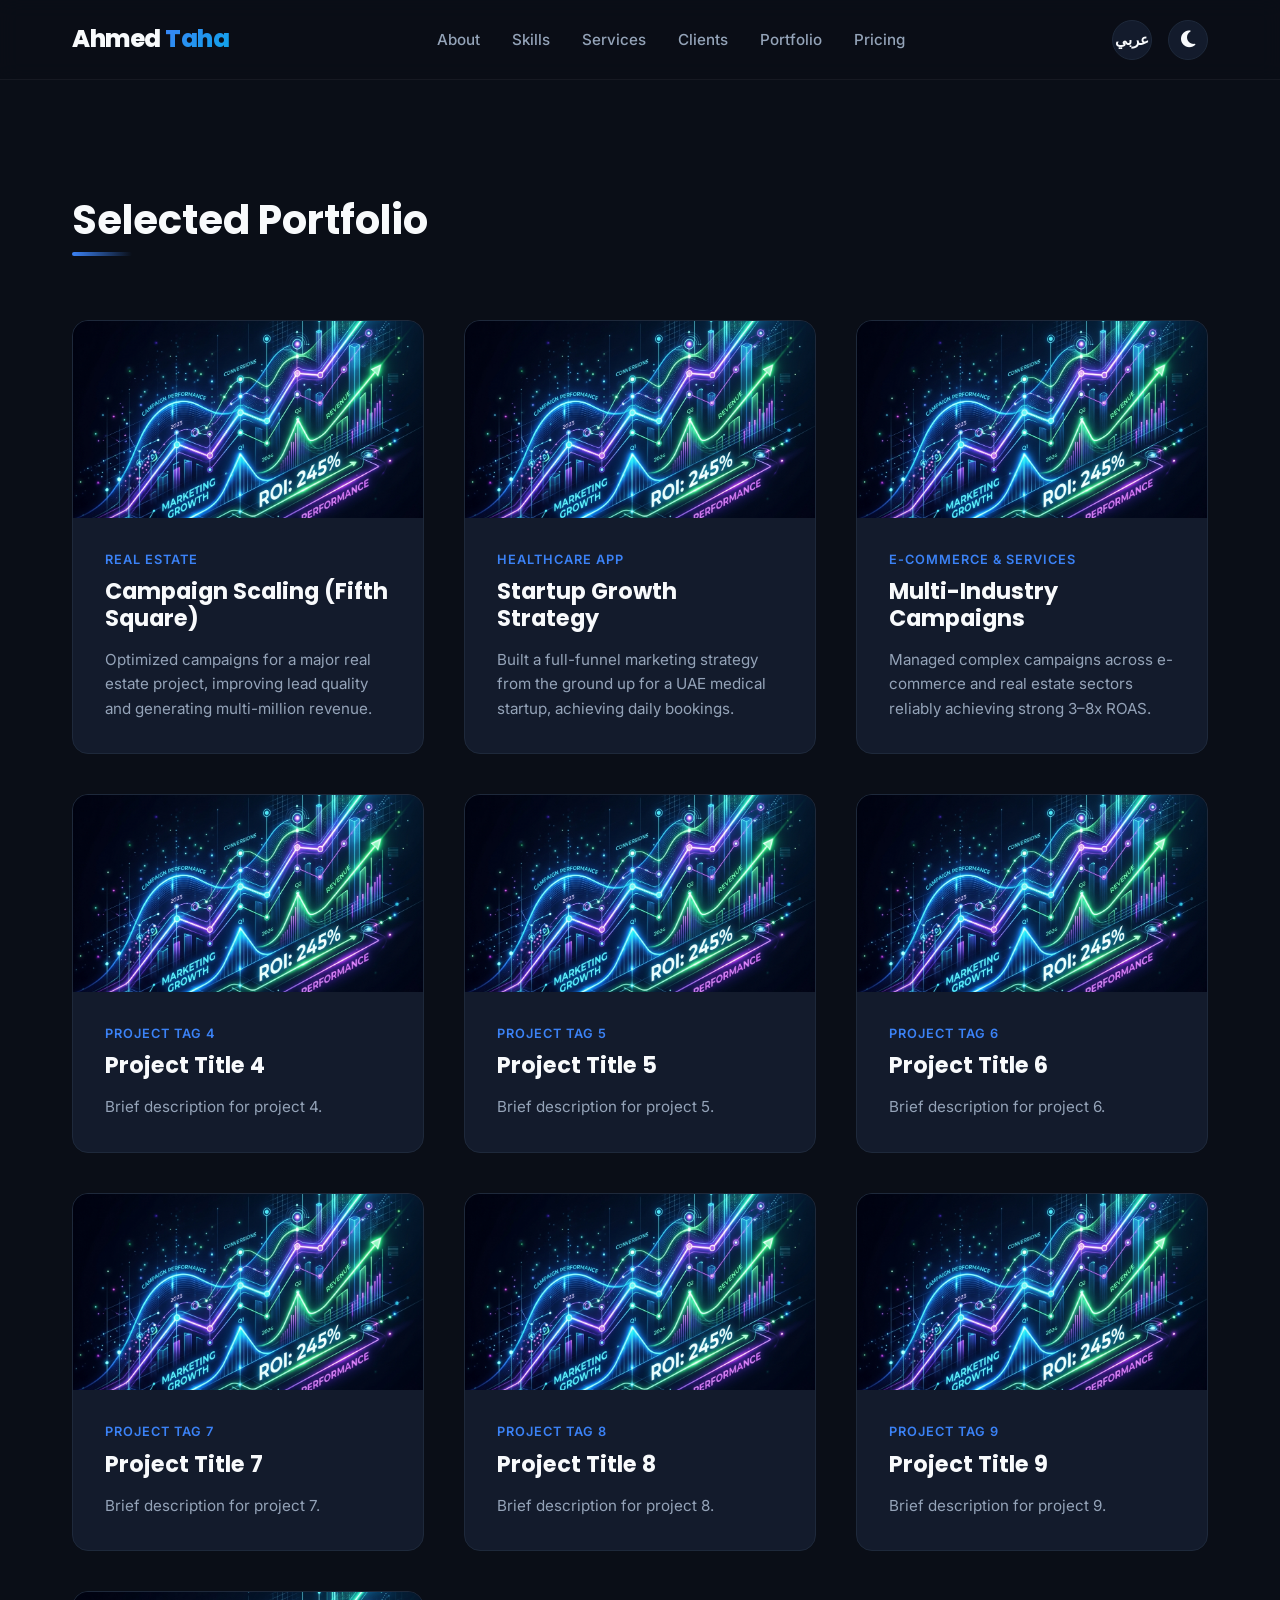
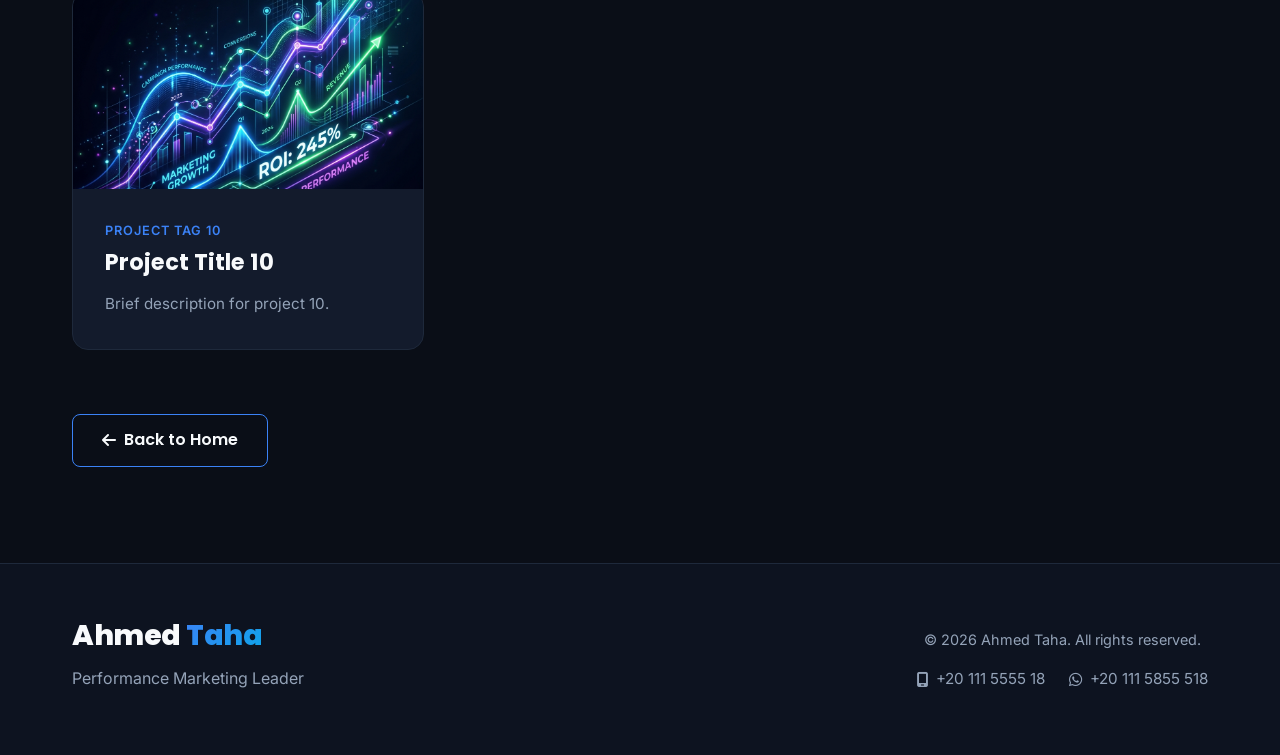
<file: projects.html>
<!DOCTYPE html>
<html lang="en" dir="ltr">
<head>
    <meta charset="UTF-8">
    <meta name="viewport" content="width=device-width, initial-scale=1.0">
    <title>Ahmed Taha | Projects</title>
    <!-- Fonts -->
    <link rel="preconnect" href="https://fonts.googleapis.com">
    <link rel="preconnect" href="https://fonts.gstatic.com" crossorigin>
    <!-- Latin & Arabic Fonts -->
    <link href="https://fonts.googleapis.com/css2?family=Cairo:wght@400;500;600;700;800&family=Inter:wght@300;400;500;600;700&family=Poppins:wght@400;500;600;700;800&display=swap" rel="stylesheet">
    <!-- Icons -->
    <link rel="stylesheet" href="https://cdnjs.cloudflare.com/ajax/libs/font-awesome/6.4.0/css/all.min.css">
    <!-- CSS -->
    <link rel="stylesheet" href="css/style.css">
</head>
<body class="dark-mode">

    <!-- Navigation -->
    <header class="navbar" id="navbar">
        <div class="container nav-container">
            <a href="index.html" class="logo" data-i18n="hero_title">Ahmed <span class="text-gradient">Taha</span></a>
            <nav class="nav-links">
                <ul class="nav-list">
                    <li><a href="index.html#about" class="nav-link" data-i18n="nav_about">About</a></li>
                    <li><a href="index.html#skills" class="nav-link" data-i18n="nav_skills">Skills</a></li>
                    <li><a href="index.html#services" class="nav-link" data-i18n="nav_services">Services</a></li>
                    <li><a href="index.html#clients" class="nav-link" data-i18n="nav_clients">Clients</a></li>
                    <li><a href="index.html#portfolio" class="nav-link" data-i18n="nav_portfolio">Portfolio</a></li>
                    <li><a href="index.html#pricing" class="nav-link" data-i18n="nav_pricing">Pricing</a></li>
                </ul>
            </nav>
            <div class="nav-actions">
                <button id="lang-toggle" class="lang-toggle">عربي</button>
                <button id="theme-toggle" class="theme-toggle" aria-label="Toggle theme">
                    <i class="fa-solid fa-moon"></i>
                </button>
            </div>
        </div>
    </header>

    <!-- Main Content -->
    <main style="padding-top: 100px; min-height: 80vh;">
        <section class="projects section" id="all-projects">
            <div class="container">
                <div class="section-header animate-on-scroll">
                    <h2 class="section-title" data-i18n="port_title_main">Selected Portfolio</h2>
                    <div class="section-line"></div>
                </div>
                
                <div class="projects-grid">
                    <!-- Project 1 -->
                    <div class="project-card animate-on-scroll">
                        <div class="project-img-wrapper">
                            <img src="assets/project.png" alt="Project 1" class="project-img">
                            <div class="project-overlay">
                                <a href="project-details.html?id=proj_1" class="project-link"><i class="fa-solid fa-arrow-up-right-from-square"></i></a>
                            </div>
                        </div>
                        <div class="project-content">
                            <span class="project-tag" data-i18n="port_1_tag">Real Estate</span>
                            <h3 class="project-title" data-i18n="port_1_title">Campaign Scaling (Fifth Square)</h3>
                            <p class="project-desc" data-i18n="port_1_desc">Optimized campaigns for a major real estate project, improving lead quality and generating multi-million revenue.</p>
                        </div>
                    </div>

                    <!-- Project 2 -->
                    <div class="project-card animate-on-scroll">
                        <div class="project-img-wrapper">
                            <img src="assets/project.png" alt="Project 2" class="project-img">
                            <div class="project-overlay">
                                <a href="project-details.html?id=proj_2" class="project-link"><i class="fa-solid fa-arrow-up-right-from-square"></i></a>
                            </div>
                        </div>
                        <div class="project-content">
                            <span class="project-tag" data-i18n="port_2_tag">Healthcare App</span>
                            <h3 class="project-title" data-i18n="port_2_title">Startup Growth Strategy</h3>
                            <p class="project-desc" data-i18n="port_2_desc">Built a full-funnel marketing strategy from the ground up for a UAE medical startup, achieving daily bookings.</p>
                        </div>
                    </div>

                    <!-- Project 3 -->
                    <div class="project-card animate-on-scroll">
                        <div class="project-img-wrapper">
                            <img src="assets/project.png" alt="Project 3" class="project-img">
                            <div class="project-overlay">
                                <a href="project-details.html?id=proj_3" class="project-link"><i class="fa-solid fa-arrow-up-right-from-square"></i></a>
                            </div>
                        </div>
                        <div class="project-content">
                            <span class="project-tag" data-i18n="port_3_tag">E-Commerce & Services</span>
                            <h3 class="project-title" data-i18n="port_3_title">Multi-Industry Campaigns</h3>
                            <p class="project-desc" data-i18n="port_3_desc">Managed complex campaigns across e-commerce and real estate sectors reliably achieving strong 3–8x ROAS.</p>
                        </div>
                    </div>

                    <!-- Projects 4 to 10 -->
                    <script>
                        for(let i=4; i<=10; i++) {
                            document.write(`
                            <div class="project-card animate-on-scroll">
                                <div class="project-img-wrapper">
                                    <img src="assets/project.png" alt="Project ${i}" class="project-img">
                                    <div class="project-overlay">
                                        <a href="project-details.html?id=proj_${i}" class="project-link"><i class="fa-solid fa-arrow-up-right-from-square"></i></a>
                                    </div>
                                </div>
                                <div class="project-content">
                                    <span class="project-tag" data-i18n="port_${i}_tag">Project Tag ${i}</span>
                                    <h3 class="project-title" data-i18n="port_${i}_title">Project Title ${i}</h3>
                                    <p class="project-desc" data-i18n="port_${i}_desc">Brief description for project ${i}.</p>
                                </div>
                            </div>
                            `);
                        }
                    </script>
                </div>

                <div class="text-center" style="margin-top: 4rem;">
                    <a href="index.html" class="btn btn-outline" style="min-width: 150px;">
                        <i class="fa-solid fa-arrow-left" style="margin-right: 8px;"></i> Back to Home
                    </a>
                </div>
            </div>
        </section>
    </main>

    <!-- Footer -->
    <footer class="footer">
        <div class="container footer-container">
            <div class="footer-brand">
                <a href="index.html" class="logo" data-i18n="hero_title">Ahmed <span>Taha</span></a>
                <p data-i18n="footer_role">Performance Marketing Leader</p>
            </div>
            <div class="footer-info">
                <p class="footer-copyright" data-i18n="footer_copy">&copy; 2026 Ahmed Taha. All rights reserved.</p>
                <div class="footer-contact-links">
                    <a href="tel:+20111555518"><i class="fa-solid fa-mobile-screen"></i> <span dir="ltr">+20 111 5555 18</span></a>
                    <a href="https://wa.me/201115855518" target="_blank"><i class="fa-brands fa-whatsapp"></i> <span dir="ltr">+20 111 5855 518</span></a>
                </div>
            </div>
        </div>
    </footer>

    <!-- Scripts -->
    <script src="js/script.js"></script>
</body>
</html>
</file>
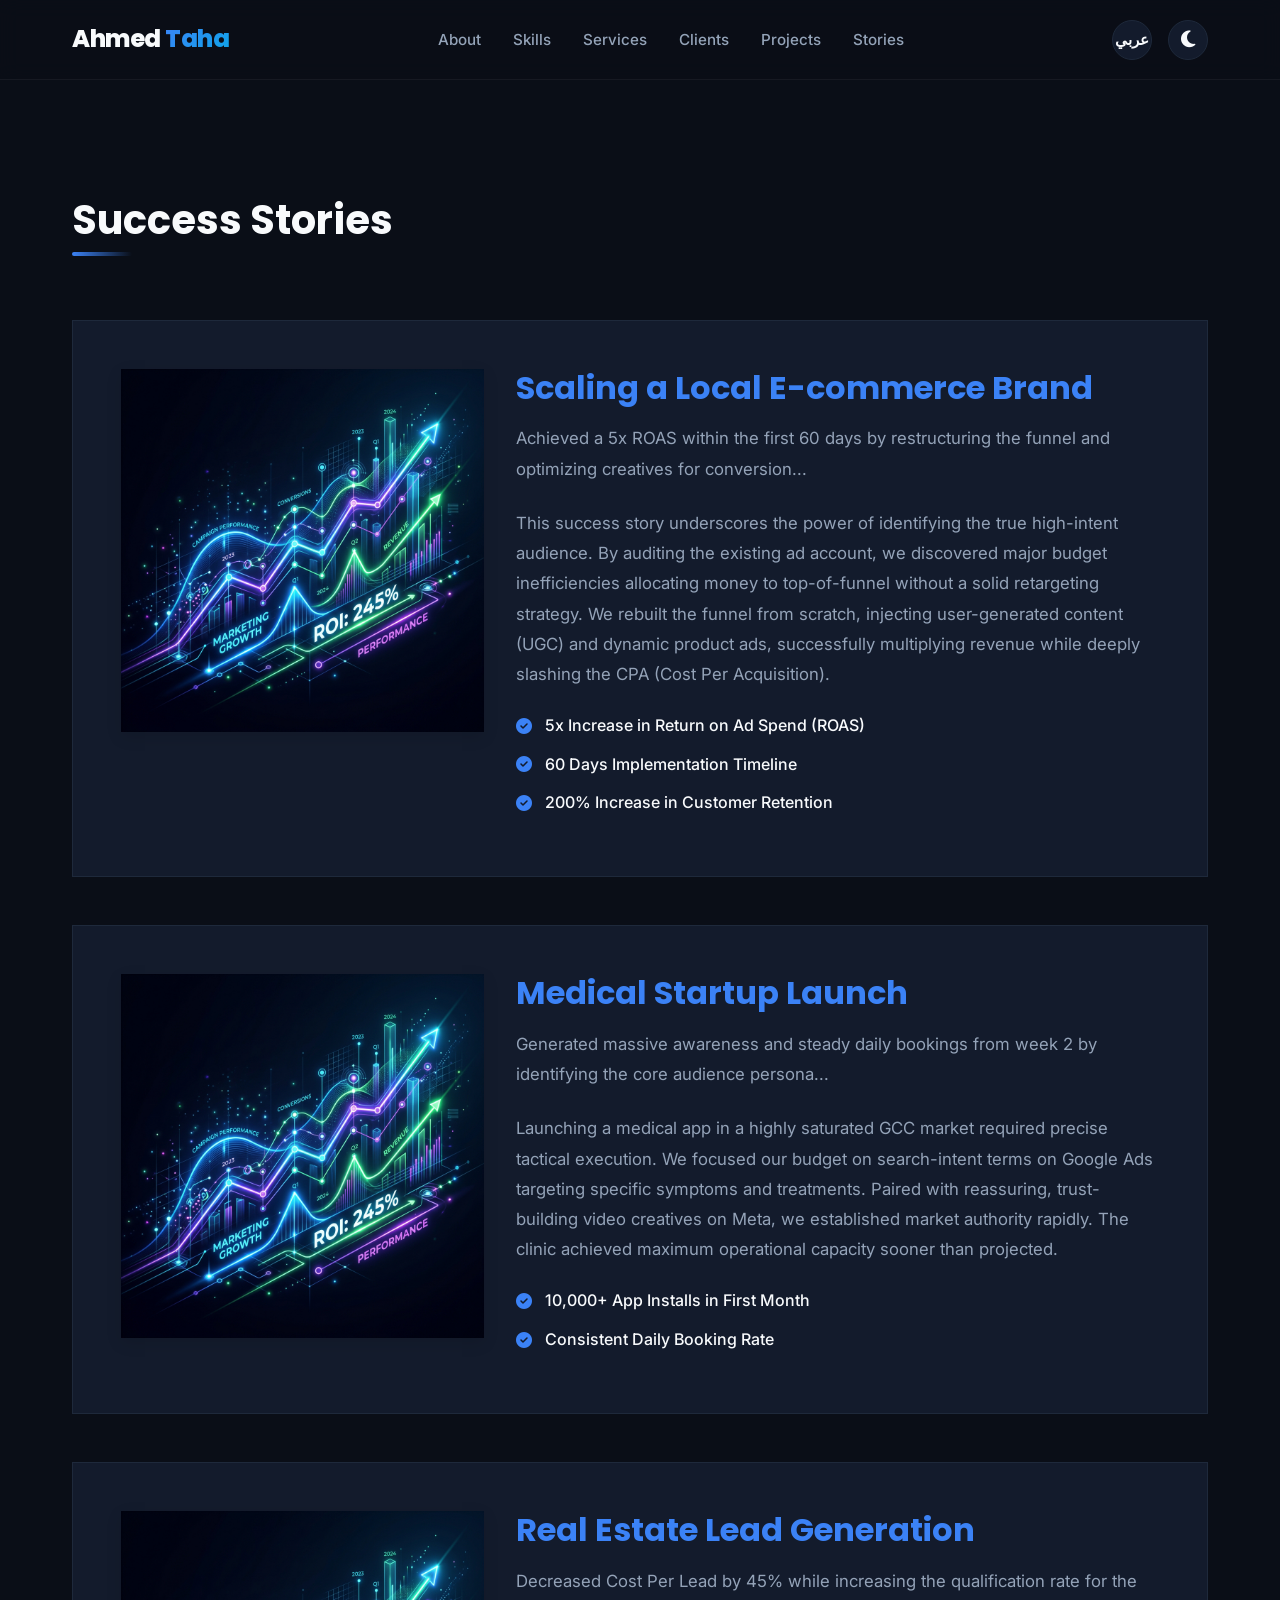
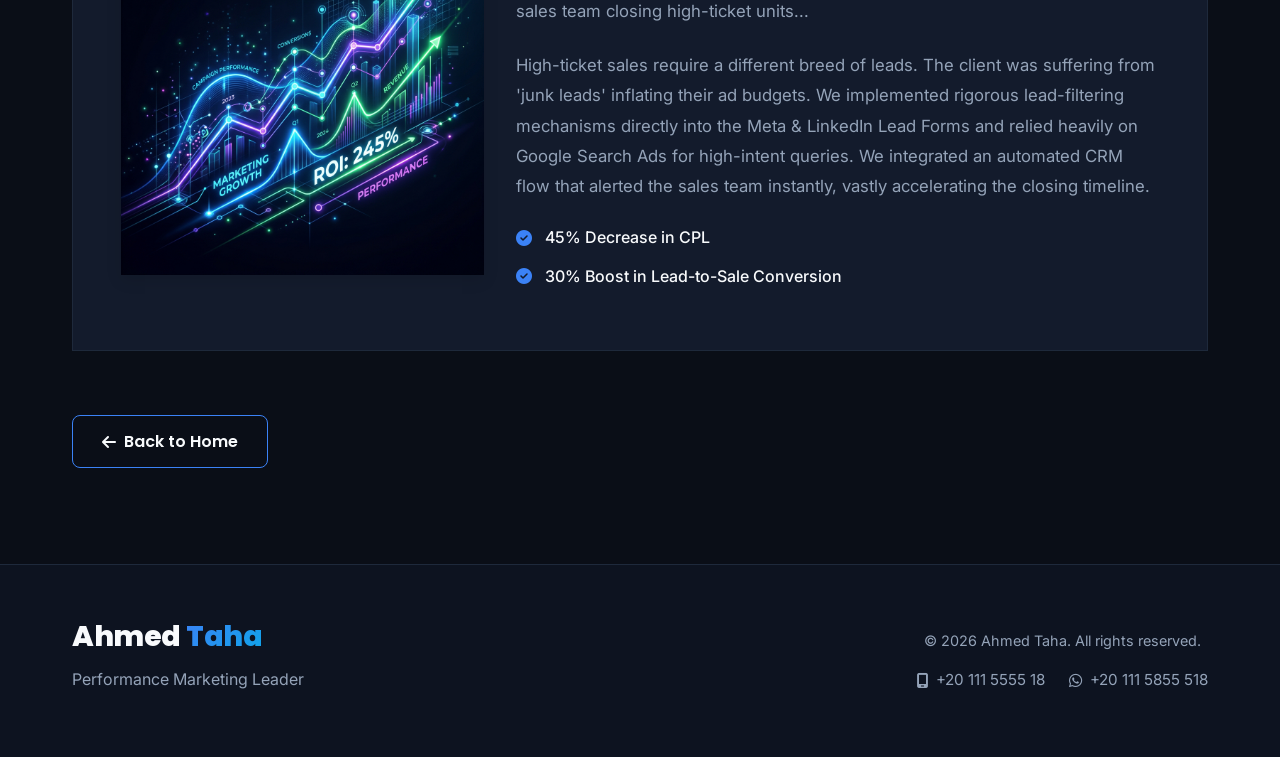
<file: success.html>
<!DOCTYPE html>
<html lang="en" dir="ltr">
<head>
    <meta charset="UTF-8">
    <meta name="viewport" content="width=device-width, initial-scale=1.0">
    <title>Ahmed Taha | Success Stories</title>
    <!-- Fonts -->
    <link rel="preconnect" href="https://fonts.googleapis.com">
    <link rel="preconnect" href="https://fonts.gstatic.com" crossorigin>
    <!-- Latin & Arabic Fonts -->
    <link href="https://fonts.googleapis.com/css2?family=Cairo:wght@400;500;600;700;800&family=Inter:wght@300;400;500;600;700&family=Poppins:wght@400;500;600;700;800&display=swap" rel="stylesheet">
    <!-- Icons -->
    <link rel="stylesheet" href="https://cdnjs.cloudflare.com/ajax/libs/font-awesome/6.4.0/css/all.min.css">
    <!-- CSS -->
    <link rel="stylesheet" href="css/style.css">
    <style>
        .full-story-card {
            background: var(--bg-surface);
            border: 1px solid var(--border-color);
            border-radius: var(--radius);
            padding: 3rem;
            margin-bottom: 3rem;
            display: flex;
            flex-direction: column;
            gap: 2rem;
            transition: var(--transition);
        }
        @media (min-width: 992px) {
            .full-story-card {
                flex-direction: row;
                align-items: flex-start;
            }
            .full-story-img {
                width: 35%;
                flex-shrink: 0;
            }
            .full-story-content {
                width: 65%;
            }
        }
        .full-story-img img {
            width: 100%;
            height: auto;
            border-radius: var(--radius);
            box-shadow: 0 5px 15px rgba(0,0,0,0.1);
        }
        .full-story-content h2 {
            font-size: 2rem;
            margin-bottom: 1rem;
            color: var(--accent-primary);
        }
        .full-story-content p {
            color: var(--text-secondary);
            font-size: 1.05rem;
            line-height: 1.8;
            margin-bottom: 1.5rem;
        }
        .story-highlights {
            list-style: none;
            margin-top: 1.5rem;
        }
        .story-highlights li {
            margin-bottom: 0.8rem;
            display: flex;
            align-items: center;
            gap: 0.8rem;
            color: var(--text-primary);
            font-weight: 500;
        }
        .story-highlights i {
            color: var(--accent-primary);
        }
    </style>
</head>
<body class="dark-mode">

    <!-- Navigation -->
    <header class="navbar" id="navbar">
        <div class="container nav-container">
            <a href="index.html" class="logo" data-i18n="hero_title">Ahmed <span class="text-gradient">Taha</span></a>
            <nav class="nav-links">
                <ul class="nav-list">
                    <li><a href="index.html#about" class="nav-link" data-i18n="nav_about">About</a></li>
                    <li><a href="index.html#skills" class="nav-link" data-i18n="nav_skills">Skills</a></li>
                    <li><a href="index.html#services" class="nav-link" data-i18n="nav_services">Services</a></li>
                    <li><a href="index.html#clients" class="nav-link" data-i18n="nav_clients">Clients</a></li>
                    <li><a href="index.html#projects" class="nav-link" data-i18n="nav_projects">Projects</a></li>
                    <li><a href="index.html#success" class="nav-link" data-i18n="nav_success">Stories</a></li>
                </ul>
            </nav>
            <div class="nav-actions">
                <button id="lang-toggle" class="lang-toggle">عربي</button>
                <button id="theme-toggle" class="theme-toggle" aria-label="Toggle theme">
                    <i class="fa-solid fa-moon"></i>
                </button>
            </div>
        </div>
    </header>

    <!-- Main Content -->
    <main style="padding-top: 100px; min-height: 80vh;">
        <section class="section">
            <div class="container">
                <div class="section-header animate-on-scroll">
                    <h2 class="section-title" data-i18n="succ_title">Success Stories</h2>
                    <div class="section-line"></div>
                </div>

                <div class="stories-list animate-on-scroll" style="margin-top: 3rem;">
                    
                    <!-- Story 1 -->
                    <div class="full-story-card">
                        <div class="full-story-img">
                            <img src="assets/project.png" alt="Scaling out Local E-commerce">
                        </div>
                        <div class="full-story-content">
                            <h2 data-i18n="succ_1_title">Scaling a Local E-commerce Brand</h2>
                            <p data-i18n="succ_1_excerpt">Achieved a 5x ROAS within the first 60 days by restructuring the funnel and optimizing creatives for conversion...</p>
                            <p class="ext-arabic-p">This success story underscores the power of identifying the true high-intent audience. By auditing the existing ad account, we discovered major budget inefficiencies allocating money to top-of-funnel without a solid retargeting strategy. We rebuilt the funnel from scratch, injecting user-generated content (UGC) and dynamic product ads, successfully multiplying revenue while deeply slashing the CPA (Cost Per Acquisition).</p>
                            <ul class="story-highlights">
                                <li><i class="fa-solid fa-circle-check"></i> 5x Increase in Return on Ad Spend (ROAS)</li>
                                <li><i class="fa-solid fa-circle-check"></i> 60 Days Implementation Timeline</li>
                                <li><i class="fa-solid fa-circle-check"></i> 200% Increase in Customer Retention</li>
                            </ul>
                        </div>
                    </div>

                    <!-- Story 2 -->
                    <div class="full-story-card">
                        <div class="full-story-img">
                            <img src="assets/project.png" alt="Medical Startup Launch">
                        </div>
                        <div class="full-story-content">
                            <h2 data-i18n="succ_2_title">Medical Startup Launch</h2>
                            <p data-i18n="succ_2_excerpt">Generated massive awareness and steady daily bookings from week 2 by identifying the core audience persona...</p>
                            <p class="ext-arabic-p">Launching a medical app in a highly saturated GCC market required precise tactical execution. We focused our budget on search-intent terms on Google Ads targeting specific symptoms and treatments. Paired with reassuring, trust-building video creatives on Meta, we established market authority rapidly. The clinic achieved maximum operational capacity sooner than projected.</p>
                            <ul class="story-highlights">
                                <li><i class="fa-solid fa-circle-check"></i> 10,000+ App Installs in First Month</li>
                                <li><i class="fa-solid fa-circle-check"></i> Consistent Daily Booking Rate</li>
                            </ul>
                        </div>
                    </div>

                    <!-- Story 3 -->
                    <div class="full-story-card">
                        <div class="full-story-img">
                            <img src="assets/project.png" alt="Real Estate Lead Generation">
                        </div>
                        <div class="full-story-content">
                            <h2 data-i18n="succ_3_title">Real Estate Lead Generation</h2>
                            <p data-i18n="succ_3_excerpt">Decreased Cost Per Lead by 45% while increasing the qualification rate for the sales team closing high-ticket units...</p>
                            <p class="ext-arabic-p">High-ticket sales require a different breed of leads. The client was suffering from 'junk leads' inflating their ad budgets. We implemented rigorous lead-filtering mechanisms directly into the Meta & LinkedIn Lead Forms and relied heavily on Google Search Ads for high-intent queries. We integrated an automated CRM flow that alerted the sales team instantly, vastly accelerating the closing timeline.</p>
                            <ul class="story-highlights">
                                <li><i class="fa-solid fa-circle-check"></i> 45% Decrease in CPL</li>
                                <li><i class="fa-solid fa-circle-check"></i> 30% Boost in Lead-to-Sale Conversion</li>
                            </ul>
                        </div>
                    </div>

                </div>

                <div class="text-center" style="margin-top: 4rem;">
                    <a href="index.html" class="btn btn-outline" style="min-width: 150px;">
                        <i class="fa-solid fa-arrow-left" style="margin-right: 8px;"></i> Back to Home
                    </a>
                </div>
            </div>
        </section>
    </main>

    <!-- Footer -->
    <footer class="footer">
        <div class="container footer-container">
            <div class="footer-brand">
                <a href="index.html" class="logo" data-i18n="hero_title">Ahmed <span>Taha</span></a>
                <p data-i18n="footer_role">Performance Marketing Leader</p>
            </div>
            <div class="footer-info">
                <p class="footer-copyright" data-i18n="footer_copy">&copy; 2026 Ahmed Taha. All rights reserved.</p>
                <div class="footer-contact-links">
                    <a href="tel:+20111555518"><i class="fa-solid fa-mobile-screen"></i> <span dir="ltr">+20 111 5555 18</span></a>
                    <a href="https://wa.me/201115855518" target="_blank"><i class="fa-brands fa-whatsapp"></i> <span dir="ltr">+20 111 5855 518</span></a>
                </div>
            </div>
        </div>
    </footer>

    <!-- Scripts -->
    <script src="js/script.js"></script>
    <script>
        // Additional handling for the static english p tags so they reverse well in Arabic if needed
        const unlocalisedParagraphs = document.querySelectorAll('.ext-arabic-p');
        if(unlocalisedParagraphs) {
            window.onLanguageChange = () => {
                const isAr = document.documentElement.dir === 'rtl';
                unlocalisedParagraphs.forEach(p => {
                    // For a real prod app we'd translate these too, but we leave them as placeholder gibberish
                    if(isAr) {
                        p.innerHTML = "هذا النص هو مساحة إضافية تشرح تفاصيل القصة الكاملة والأرقام التي تم تحقيقها من خلال استراتيجيات التسويق المتكاملة وإعادة بناء مسارات البيع بما يناسب طبيعة الجمهور ورؤية المشروع.";
                    } else {
                        // Resets to english
                        p.innerHTML = p.getAttribute('data-original-en') || p.innerHTML;
                        if (!p.getAttribute('data-original-en')) p.setAttribute('data-original-en', p.innerHTML);
                    }
                });
            }
        }
    </script>
</body>
</html>
</file>
<file: css/style.css>
/* --- Variables --- */
:root {
    /* Dark Mode Defaults */
    --bg-main: #0a0e17;
    --bg-surface: #131b2c;
    --bg-alt: #0d1320;
    
    --text-primary: #f8fafc;
    --text-secondary: #94a3b8;
    
    --accent-primary: #3b82f6; /* Vibrant Blue */
    --accent-secondary: #0ea5e9; /* Light Blue */
    --accent-glow: rgba(59, 130, 246, 0.4);
    
    --border-color: #1e293b;
    --card-shadow: 0 10px 30px -10px rgba(0, 0, 0, 0.5);
    
    --font-heading: 'Poppins', sans-serif;
    --font-body: 'Inter', sans-serif;
    
    --transition: all 0.3s cubic-bezier(0.25, 0.8, 0.25, 1);
}

html[dir="rtl"] {
    --font-heading: 'Cairo', sans-serif;
    --font-body: 'Cairo', sans-serif;
}

body.light-mode {
    --bg-main: #f8fafc;
    --bg-surface: #ffffff;
    --bg-alt: #f1f5f9;
    
    --text-primary: #0f172a;
    --text-secondary: #475569;
    
    --accent-primary: #2563eb;
    --accent-secondary: #0284c7;
    --accent-glow: rgba(37, 99, 235, 0.2);
    
    --border-color: #e2e8f0;
    --card-shadow: 0 10px 30px -10px rgba(15, 23, 42, 0.1);
}

/* --- Base & Reset --- */
*, *::before, *::after {
    margin: 0;
    padding: 0;
    box-sizing: border-box;
}

html {
    scroll-behavior: smooth;
    scroll-padding-top: 80px;
}

body {
    font-family: var(--font-body);
    background-color: var(--bg-main);
    color: var(--text-primary);
    line-height: 1.6;
    overflow-x: hidden;
    transition: background-color 0.4s ease, color 0.4s ease;
}

a {
    text-decoration: none;
    color: inherit;
    transition: var(--transition);
}

ul {
    list-style: none;
}

img {
    max-width: 100%;
    display: block;
}

/* --- Typography --- */
h1, h2, h3, h4, h5, h6 {
    font-family: var(--font-heading);
    font-weight: 700;
    line-height: 1.2;
    color: var(--text-primary);
}

.text-gradient {
    background: linear-gradient(135deg, var(--accent-primary), var(--accent-secondary));
    -webkit-background-clip: text;
    -webkit-text-fill-color: transparent;
    background-clip: text;
}

p {
    color: var(--text-secondary);
    margin-bottom: 1rem;
}

/* --- Utilities --- */
.container {
    width: 100%;
    max-width: 1200px;
    margin: 0 auto;
    padding: 0 2rem;
}

.section {
    padding: 6rem 0;
}

.bg-alt {
    background-color: var(--bg-alt);
}

/* Buttons */
.btn {
    display: inline-flex;
    align-items: center;
    justify-content: center;
    padding: 0.8rem 1.8rem;
    font-weight: 600;
    font-size: 1rem;
    border-radius: 8px;
    cursor: pointer;
    font-family: var(--font-heading);
    transition: var(--transition);
    border: none;
}

.btn-sm {
    padding: 0.5rem 1.2rem;
    font-size: 0.9rem;
}

.btn-primary {
    background: linear-gradient(135deg, var(--accent-primary), var(--accent-secondary));
    color: #fff;
    box-shadow: 0 4px 15px var(--accent-glow);
}

.btn-primary:hover {
    transform: translateY(-2px);
    box-shadow: 0 8px 25px var(--accent-glow);
}

.btn-secondary {
    background-color: var(--bg-surface);
    color: var(--text-primary);
    border: 1px solid var(--border-color);
}

.btn-secondary:hover {
    background-color: var(--border-color);
    transform: translateY(-2px);
}

.btn-outline {
    background: transparent;
    color: var(--text-primary);
    border: 1px solid var(--accent-primary);
}

.btn-outline:hover {
    background-color: var(--accent-primary);
    color: #fff;
}

.btn-block {
    width: 100%;
    padding: 1rem;
}

/* Section Header */
.section-header {
    margin-bottom: 4rem;
    text-align: left;
}

.section-title {
    font-size: 2.5rem;
    margin-bottom: 0.5rem;
}

.section-line {
    width: 60px;
    height: 4px;
    background: linear-gradient(90deg, var(--accent-primary), transparent);
    border-radius: 2px;
}

/* --- Navigation --- */
.navbar {
    position: fixed;
    top: 0;
    left: 0;
    width: 100%;
    height: 80px;
    background-color: rgba(10, 14, 23, 0.8);
    backdrop-filter: blur(10px);
    -webkit-backdrop-filter: blur(10px);
    z-index: 1000;
    border-bottom: 1px solid rgba(255,255,255,0.05);
    transition: var(--transition);
}

body.light-mode .navbar {
    background-color: rgba(248, 250, 252, 0.8);
    border-bottom: 1px solid rgba(0,0,0,0.05);
}

.nav-container {
    display: flex;
    justify-content: space-between;
    align-items: center;
    height: 100%;
}

.logo {
    font-family: var(--font-heading);
    font-size: 1.5rem;
    font-weight: 800;
    letter-spacing: -0.5px;
}

.logo span {
    color: var(--accent-primary);
}

.nav-links {
    display: none;
}

@media (min-width: 992px) {
    .nav-links {
        display: block;
    }
}

.nav-list {
    display: flex;
    align-items: center;
    gap: 2rem;
}

.nav-link {
    font-weight: 500;
    font-size: 0.95rem;
    color: var(--text-secondary);
}

.nav-link:hover {
    color: var(--accent-primary);
}

.nav-actions {
    display: flex;
    align-items: center;
    gap: 1rem;
}

.theme-toggle {
    background: transparent;
    border: none;
    color: var(--text-primary);
    font-size: 1.2rem;
    cursor: pointer;
    width: 40px;
    height: 40px;
    border-radius: 50%;
    display: flex;
    align-items: center;
    justify-content: center;
    transition: var(--transition);
    background-color: var(--bg-surface);
    border: 1px solid var(--border-color);
}

.theme-toggle:hover {
    color: var(--accent-primary);
    transform: rotate(15deg);
}

.lang-toggle {
    background: transparent;
    border: none;
    color: var(--text-primary);
    font-size: 0.95rem;
    font-weight: 700;
    font-family: var(--font-body);
    cursor: pointer;
    width: 40px;
    height: 40px;
    border-radius: 50%;
    display: flex;
    align-items: center;
    justify-content: center;
    transition: var(--transition);
    background-color: var(--bg-surface);
    border: 1px solid var(--border-color);
}

.lang-toggle:hover {
    color: var(--accent-primary);
    transform: scale(1.1);
}

/* Hamburger Menu */
.hamburger {
    display: flex;
    flex-direction: column;
    justify-content: space-between;
    width: 30px;
    height: 21px;
    cursor: pointer;
    z-index: 1001;
}

@media (min-width: 992px) {
    .hamburger {
        display: none;
    }
}

.hamburger span {
    display: block;
    height: 3px;
    width: 100%;
    background-color: var(--text-primary);
    border-radius: 3px;
    transition: var(--transition);
}

.hamburger.active span:nth-child(1) {
    transform: translateY(9px) rotate(45deg);
}

.hamburger.active span:nth-child(2) {
    opacity: 0;
}

.hamburger.active span:nth-child(3) {
    transform: translateY(-9px) rotate(-45deg);
}

/* Mobile Menu */
.mobile-menu {
    position: fixed;
    top: 0;
    left: 0;
    width: 100%;
    height: 100vh;
    background-color: var(--bg-main);
    display: flex;
    flex-direction: column;
    justify-content: center;
    align-items: center;
    z-index: 999;
    transform: translateX(100%);
    transition: transform 0.4s cubic-bezier(0.77, 0.2, 0.05, 1);
}

.mobile-menu.active {
    transform: translateX(0);
}

.mobile-nav-list {
    text-align: center;
}

.mobile-nav-list li {
    margin: 2rem 0;
}

.mobile-nav-link {
    font-family: var(--font-heading);
    font-size: 2rem;
    font-weight: 600;
}

.mobile-nav-link:hover {
    color: var(--accent-primary);
}

/* --- Hero Section --- */
.hero {
    position: relative;
    min-height: 100vh;
    display: flex;
    align-items: center;
    padding-top: 80px;
    overflow: hidden;
}

.hero-bg-accent {
    position: absolute;
    top: -10%;
    right: -10%;
    width: 60vw;
    height: 60vw;
    border-radius: 50%;
    background: radial-gradient(circle, var(--accent-glow) 0%, transparent 70%);
    filter: blur(100px);
    z-index: -1;
    opacity: 0.6;
}

.hero-container {
    display: grid;
    grid-template-columns: 1fr;
    gap: 4rem;
    align-items: center;
}

@media (min-width: 992px) {
    .hero-container {
        grid-template-columns: 1fr 1fr;
    }
}

.hero-subtitle {
    font-family: var(--font-heading);
    font-size: 1.2rem;
    font-weight: 500;
    color: var(--accent-primary);
    margin-bottom: 0.5rem;
    text-transform: uppercase;
    letter-spacing: 2px;
}

.hero-title {
    font-size: clamp(3rem, 8vw, 5rem);
    margin-bottom: 0.5rem;
    line-height: 1.1;
}

.hero-role {
    font-size: clamp(1.5rem, 4vw, 2.5rem);
    color: var(--text-secondary);
    margin-bottom: 1.5rem;
    font-weight: 500;
}

.hero-description {
    font-size: 1.1rem;
    max-width: 500px;
    margin-bottom: 2.5rem;
}

.hero-cta {
    display: flex;
    gap: 1rem;
    flex-wrap: wrap;
}

.hero-image-wrapper {
    position: relative;
    display: flex;
    justify-content: center;
}

.hero-image-glow {
    position: absolute;
    width: 100%;
    height: 100%;
    background: var(--accent-primary);
    border-radius: 20px;
    filter: blur(40px);
    opacity: 0.2;
    transform: scale(0.9);
    z-index: 0;
    animation: pulseGlow 4s ease-in-out infinite;
}

.hero-image {
    position: relative;
    z-index: 1;
    border-radius: 20px;
    box-shadow: var(--card-shadow);
    max-width: 400px;
    width: 100%;
    border: 1px solid rgba(255,255,255,0.1);
    animation: floatImage 6s ease-in-out infinite;
}

body.light-mode .hero-image {
    border: 1px solid rgba(0,0,0,0.1);
}

/* --- About Section --- */
.about-content {
    display: grid;
    grid-template-columns: 1fr;
    gap: 2rem;
}

@media (min-width: 768px) {
    .about-content {
        grid-template-columns: 1fr;
    }
}

.lead-text {
    font-size: 1.5rem;
    font-weight: 500;
    color: var(--text-primary);
    font-family: var(--font-heading);
    line-height: 1.4;
}

.highlight-box {
    display: flex;
    flex-wrap: wrap;
    gap: 2rem;
    padding: 2rem;
    background-color: var(--bg-surface);
    border-radius: 12px;
    border: 1px solid var(--border-color);
    margin-top: 2rem;
}

.stat-item {
    flex: 1;
    min-width: 120px;
}

.stat-number {
    font-size: 2.5rem;
    color: var(--accent-primary);
    margin-bottom: 0.5rem;
}

.stat-label {
    font-size: 0.9rem;
    font-weight: 500;
    text-transform: uppercase;
    letter-spacing: 1px;
    margin: 0;
}

/* --- Skills Section --- */
.skills-grid {
    display: grid;
    grid-template-columns: repeat(auto-fit, minmax(250px, 1fr));
    gap: 2rem;
}

.skill-card {
    background-color: var(--bg-surface);
    padding: 2.5rem 2rem;
    border-radius: 16px;
    border: 1px solid var(--border-color);
    transition: var(--transition);
}

.skill-card:hover {
    transform: translateY(-10px);
    box-shadow: var(--card-shadow);
    border-color: var(--accent-primary);
}

.skill-icon {
    font-size: 2.5rem;
    color: var(--accent-primary);
    margin-bottom: 1.5rem;
}

.skill-category {
    font-size: 1.5rem;
    margin-bottom: 1.5rem;
}

.skill-list li {
    display: flex;
    align-items: center;
    margin-bottom: 0.8rem;
    color: var(--text-secondary);
}

.skill-list li i {
    width: 25px;
    color: var(--accent-primary);
}

/* --- Projects Section --- */
.projects-grid {
    display: grid;
    grid-template-columns: repeat(auto-fit, minmax(320px, 1fr));
    gap: 2.5rem;
}

.project-card {
    background-color: var(--bg-surface);
    border-radius: 16px;
    overflow: hidden;
    border: 1px solid var(--border-color);
    transition: var(--transition);
    display: flex;
    flex-direction: column;
}

.project-card:hover {
    transform: translateY(-10px);
    box-shadow: var(--card-shadow);
}

.project-img-wrapper {
    position: relative;
    overflow: hidden;
    aspect-ratio: 16/9;
}

.project-img {
    width: 100%;
    height: 100%;
    object-fit: cover;
    transition: transform 0.5s ease;
}

.project-card:hover .project-img {
    transform: scale(1.05);
}

.project-overlay {
    position: absolute;
    top: 0;
    left: 0;
    width: 100%;
    height: 100%;
    background: rgba(10, 14, 23, 0.7);
    display: flex;
    align-items: center;
    justify-content: center;
    opacity: 0;
    transition: var(--transition);
}

.project-card:hover .project-overlay {
    opacity: 1;
}

.project-link {
    width: 50px;
    height: 50px;
    background: var(--accent-primary);
    color: #fff;
    border-radius: 50%;
    display: flex;
    align-items: center;
    justify-content: center;
    font-size: 1.2rem;
    transform: translateY(20px);
    transition: var(--transition);
}

.project-card:hover .project-link {
    transform: translateY(0);
}

.project-link:hover {
    background: #fff;
    color: var(--accent-primary);
}

.project-content {
    padding: 2rem;
    flex-grow: 1;
    display: flex;
    flex-direction: column;
}

.project-tag {
    font-size: 0.8rem;
    font-weight: 600;
    color: var(--accent-primary);
    text-transform: uppercase;
    letter-spacing: 1px;
    margin-bottom: 0.5rem;
}

.project-title {
    font-size: 1.4rem;
    margin-bottom: 1rem;
}

.project-desc {
    font-size: 0.95rem;
    margin-bottom: 0;
    flex-grow: 1;
}

/* --- Experience Section --- */
.timeline {
    position: relative;
    max-width: 800px;
    margin: 0 auto;
}

.timeline::before {
    content: '';
    position: absolute;
    top: 0;
    left: 15px;
    height: 100%;
    width: 2px;
    background: var(--border-color);
}

@media (min-width: 768px) {
    .timeline::before {
        left: 50%;
        transform: translateX(-50%);
    }
}

.timeline-item {
    position: relative;
    margin-bottom: 3rem;
    width: 100%;
    padding-left: 50px;
}

@media (min-width: 768px) {
    .timeline-item {
        width: 50%;
        padding-left: 0;
        padding-right: 40px;
    }
    
    .timeline-item:nth-child(even) {
        margin-left: auto;
        padding-left: 40px;
        padding-right: 0;
    }
}

.timeline-dot {
    position: absolute;
    top: 0;
    left: 8px;
    width: 16px;
    height: 16px;
    border-radius: 50%;
    background: var(--accent-primary);
    box-shadow: 0 0 0 4px var(--bg-main), 0 0 10px var(--accent-primary);
}

@media (min-width: 768px) {
    .timeline-dot {
        left: 100%;
        transform: translateX(-50%);
    }
    
    .timeline-item:nth-child(even) .timeline-dot {
        left: 0;
    }
}

.timeline-content {
    background-color: var(--bg-surface);
    padding: 2rem;
    border-radius: 12px;
    border: 1px solid var(--border-color);
    transition: var(--transition);
}

.timeline-content:hover {
    box-shadow: var(--card-shadow);
    border-color: var(--accent-primary);
}

.timeline-date {
    display: inline-block;
    font-size: 0.85rem;
    font-weight: 600;
    color: #fff;
    background: var(--accent-primary);
    padding: 0.3rem 0.8rem;
    border-radius: 20px;
    margin-bottom: 1rem;
}

.timeline-role {
    font-size: 1.3rem;
    margin-bottom: 0.3rem;
}

.timeline-company {
    display: block;
    color: var(--text-secondary);
    font-weight: 500;
    margin-bottom: 1rem;
}

/* --- Services Section --- */
.services-grid {
    display: grid;
    grid-template-columns: repeat(auto-fit, minmax(280px, 1fr));
    gap: 2rem;
}

.service-card {
    background-color: var(--bg-surface);
    padding: 3rem 2rem;
    border-radius: 16px;
    border: 1px solid var(--border-color);
    text-align: center;
    transition: var(--transition);
}

.service-card:hover {
    transform: translateY(-10px);
    border-color: var(--accent-primary);
    box-shadow: var(--card-shadow);
}

.service-icon {
    width: 70px;
    height: 70px;
    background: rgba(59, 130, 246, 0.1);
    color: var(--accent-primary);
    border-radius: 50%;
    display: flex;
    align-items: center;
    justify-content: center;
    font-size: 2rem;
    margin: 0 auto 1.5rem;
    transition: var(--transition);
}

.service-card:hover .service-icon {
    background: var(--accent-primary);
    color: #fff;
    transform: rotateY(180deg);
}

.service-title {
    font-size: 1.3rem;
    margin-bottom: 1rem;
}

/* --- Objective Section --- */
.objective {
    background: linear-gradient(135deg, rgba(10, 14, 23, 0.9), rgba(59, 130, 246, 0.1)), url('[data-uri]');
    border-top: 1px solid var(--border-color);
    border-bottom: 1px solid var(--border-color);
    position: relative;
}

body.light-mode .objective {
    background: linear-gradient(135deg, rgba(248, 250, 252, 0.9), rgba(37, 99, 235, 0.1));
}

.quote-icon {
    font-size: 3rem;
    color: var(--accent-primary);
    margin-bottom: 1.5rem;
    opacity: 0.5;
}

.objective-text {
    font-size: clamp(1.5rem, 3vw, 2.5rem);
    font-family: var(--font-heading);
    font-weight: 500;
    line-height: 1.4;
    max-width: 800px;
    margin: 0 auto;
}

/* ==========================================================================
   Clients Section (New Grid)
   ========================================================================== */
.clients-grid {
    display: grid;
    grid-template-columns: repeat(auto-fill, minmax(130px, 1fr));
    gap: 1.5rem;
}
@media (min-width: 768px) {
    .clients-grid { 
        grid-template-columns: repeat(auto-fill, minmax(160px, 1fr)); 
        gap: 2rem;
    }
}

.client-logo-box {
    background: var(--bg-surface);
    border: 1px solid var(--border-color);
    border-radius: 16px;
    padding: 1.5rem 1rem;
    min-height: 160px;
    display: flex;
    flex-direction: column;
    justify-content: center;
    align-items: center;
    gap: 1.2rem;
    position: relative;
    overflow: hidden;
    transition: all 0.4s cubic-bezier(0.175, 0.885, 0.32, 1.275);
}

.client-logo-box::after {
    content: '';
    position: absolute;
    inset: 0;
    background: linear-gradient(135deg, rgba(255,255,255,0.05) 0%, rgba(255,255,255,0) 100%);
    opacity: 0;
    transition: opacity 0.4s ease;
    pointer-events: none;
}

.client-logo-box:hover {
    border-color: var(--accent-primary);
    transform: translateY(-8px) scale(1.05);
    box-shadow: 0 15px 30px rgba(0,0,0,0.15);
    z-index: 2;
}

.client-logo-box:hover::after {
    opacity: 1;
}

.client-logo-box img {
    max-width: 90%;
    max-height: 80px;
    object-fit: contain;
    background-color: #ffffff;
    padding: 0.5rem 1rem;
    border-radius: 8px;
    opacity: 0.95;
    transition: opacity 0.4s ease, transform 0.4s cubic-bezier(0.175, 0.885, 0.32, 1.275);
}

.client-logo-box:hover img {
    opacity: 1;
    transform: scale(1.1);
    box-shadow: 0 5px 15px rgba(255, 255, 255, 0.1);
}

.client-name {
    font-size: 0.95rem;
    font-weight: 600;
    color: var(--text-primary);
    text-align: center;
    font-family: var(--font-heading);
    margin: 0;
    line-height: 1.2;
    transition: color 0.3s;
}

.client-logo-box:hover .client-name {
    color: var(--accent-primary);
}

/* ==========================================================================
   Pricing Section
   ========================================================================== */
.pricing-grid {
    display: grid;
    grid-template-columns: repeat(auto-fit, minmax(260px, 1fr));
    gap: 2rem;
    align-items: stretch;
}

.pricing-card {
    background: var(--bg-surface);
    border: 1px solid var(--border-color);
    border-radius: 16px;
    padding: 3rem 2rem;
    text-align: center;
    position: relative;
    transition: var(--transition);
    display: flex;
    flex-direction: column;
}

.pricing-card:hover {
    transform: translateY(-10px);
    box-shadow: 0 15px 30px rgba(0,0,0,0.15);
    border-color: var(--accent-primary);
}

.pricing-card.featured {
    border: 2px solid var(--accent-primary);
    background: linear-gradient(135deg, var(--bg-surface), rgba(59, 130, 246, 0.05));
    box-shadow: 0 10px 25px var(--accent-glow);
}
.pricing-card.featured:hover {
    transform: translateY(-10px);
}

.pricing-badge {
    position: absolute;
    top: -15px;
    left: 50%;
    transform: translateX(-50%);
    background: linear-gradient(135deg, var(--accent-primary), var(--accent-secondary));
    color: #fff;
    padding: 0.3rem 1rem;
    border-radius: 20px;
    font-size: 0.85rem;
    font-weight: 600;
}

.pricing-icon {
    width: 60px;
    height: 60px;
    background: rgba(59, 130, 246, 0.1);
    color: var(--accent-primary);
    border-radius: 50%;
    display: flex;
    align-items: center;
    justify-content: center;
    font-size: 1.8rem;
    margin: 0 auto 1.5rem;
    transition: var(--transition);
}

.pricing-card:hover .pricing-icon {
    background: var(--accent-primary);
    color: #fff;
}

.pricing-name {
    font-size: 1.3rem;
    margin-bottom: 1rem;
    color: var(--text-primary);
}

.pricing-desc {
    color: var(--text-secondary);
    font-size: 0.95rem;
    margin-bottom: 2rem;
    flex-grow: 1;
}

.border-top {
    border-top: 1px solid var(--border-color);
}
.padding-y {
    padding-top: 5rem;
    padding-bottom: 5rem;
}

/* ==========================================================================
   Contact Section
   ========================================================================== */
.contact-wrapper {
    display: grid;
    grid-template-columns: 1fr;
    gap: 4rem;
}

@media (min-width: 992px) {
    .contact-wrapper {
        grid-template-columns: 1fr 1fr;
    }
}

.contact-info h3 {
    font-size: 2rem;
    margin-bottom: 1rem;
}

.contact-details {
    margin: 2rem 0;
}

.contact-item {
    display: flex;
    align-items: center;
    gap: 1rem;
    margin-bottom: 1.5rem;
    font-size: 1.1rem;
}

.contact-item i {
    width: 40px;
    height: 40px;
    background: var(--bg-surface);
    color: var(--accent-primary);
    display: flex;
    align-items: center;
    justify-content: center;
    border-radius: 50%;
    border: 1px solid var(--border-color);
}

.social-links {
    display: flex;
    gap: 1rem;
}

.social-link {
    width: 45px;
    height: 45px;
    background: var(--bg-surface);
    color: var(--text-primary);
    display: flex;
    align-items: center;
    justify-content: center;
    border-radius: 50%;
    border: 1px solid var(--border-color);
    font-size: 1.2rem;
}

.social-link:hover {
    background: var(--accent-primary);
    color: #fff;
    border-color: var(--accent-primary);
    transform: translateY(-3px);
}

/* Form */
.contact-form {
    background-color: var(--bg-surface);
    padding: 2.5rem;
    border-radius: 16px;
    border: 1px solid var(--border-color);
}

.form-group {
    margin-bottom: 1.5rem;
}

.form-group label {
    display: block;
    margin-bottom: 0.5rem;
    font-weight: 500;
    color: var(--text-secondary);
}

.form-group input,
.form-group textarea {
    width: 100%;
    padding: 1rem;
    background-color: var(--bg-main);
    border: 1px solid var(--border-color);
    border-radius: 8px;
    color: var(--text-primary);
    font-family: var(--font-body);
    font-size: 1rem;
    transition: var(--transition);
}

.form-group input:focus,
.form-group textarea:focus {
    outline: none;
    border-color: var(--accent-primary);
    box-shadow: 0 0 0 3px rgba(59, 130, 246, 0.2);
}

/* --- Footer --- */
.footer {
    background-color: var(--bg-alt);
    padding: 3rem 0;
    border-top: 1px solid var(--border-color);
}

.footer-container {
    display: flex;
    flex-direction: column;
    align-items: center;
    justify-content: space-between;
    gap: 2rem;
}

@media (min-width: 768px) {
    .footer-container {
        flex-direction: row;
    }
}

.footer-brand .logo {
    display: block;
    font-size: 1.8rem;
    margin-bottom: 0.5rem;
}

.footer-copyright {
    color: var(--text-secondary);
    font-size: 0.9rem;
}

.footer-info {
    text-align: center;
}

.footer-contact-links {
    display: flex;
    gap: 1.5rem;
    margin-top: 0.8rem;
    justify-content: center;
}

.footer-contact-links a {
    color: var(--text-secondary);
    display: flex;
    align-items: center;
    gap: 0.5rem;
    font-size: 0.95rem;
    transition: var(--transition);
}

.footer-contact-links a:hover {
    color: var(--accent-primary);
}

.back-to-top {
    width: 45px;
    height: 45px;
    background: var(--bg-surface);
    border: 1px solid var(--border-color);
    border-radius: 50%;
    display: flex;
    align-items: center;
    justify-content: center;
    color: var(--text-primary);
}

.back-to-top:hover {
    background: var(--accent-primary);
    color: #fff;
    border-color: var(--accent-primary);
}

/* --- Animations & Interactions --- */

/* Scroll Reveal Classes */
.animate-fade-up {
    opacity: 0;
    transform: translateY(30px);
    animation: fadeUp 1s cubic-bezier(0.16, 1, 0.3, 1) forwards;
}

.animate-fade-left {
    opacity: 0;
    transform: translateX(30px);
    animation: fadeLeft 1s cubic-bezier(0.16, 1, 0.3, 1) forwards;
    animation-delay: 0.3s;
}

.animate-on-scroll {
    opacity: 0;
    transform: translateY(30px);
    transition: opacity 0.8s ease-out, transform 0.8s ease-out;
}

.animate-on-scroll.is-visible {
    opacity: 1;
    transform: none;
}

/* Staggered delays */
.stagger-1 { transition-delay: 0.1s; }
.stagger-2 { transition-delay: 0.2s; }
.stagger-3 { transition-delay: 0.3s; }
.stagger-4 { transition-delay: 0.4s; }

@keyframes fadeUp {
    from {
        opacity: 0;
        transform: translateY(30px);
    }
    to {
        opacity: 1;
        transform: translateY(0);
    }
}

@keyframes fadeLeft {
    from {
        opacity: 0;
        transform: translateX(30px);
    }
    to {
        opacity: 1;
        transform: translateX(0);
    }
}

@keyframes floatImage {
    0% { transform: translateY(0px); }
    50% { transform: translateY(-15px); box-shadow: 0 25px 40px -10px rgba(0, 0, 0, 0.6); }
    100% { transform: translateY(0px); }
}

@keyframes pulseGlow {
    0% { transform: scale(0.9); opacity: 0.2; }
    50% { transform: scale(1.05); opacity: 0.4; filter: blur(50px); }
    100% { transform: scale(0.9); opacity: 0.2; }
}

/* --- RTL Support (Arabic) --- */
html[dir="rtl"] .section-header {
    text-align: right;
}

html[dir="rtl"] .hero-title, html[dir="rtl"] .about-content p, html[dir="rtl"] .project-desc, html[dir="rtl"] .service-desc {
    line-height: 1.8;
}

html[dir="rtl"] .timeline::before {
    left: auto;
    right: 15px;
}

@media (min-width: 768px) {
    html[dir="rtl"] .timeline::before {
        left: 50%;
        right: auto;
        transform: translateX(50%);
    }
    html[dir="rtl"] .timeline-item {
        padding-left: 40px;
        padding-right: 0;
    }
    html[dir="rtl"] .timeline-item:nth-child(even) {
        margin-left: 0;
        margin-right: auto;
        padding-left: 0;
        padding-right: 40px;
    }
}

html[dir="rtl"] .timeline-dot {
    left: auto;
    right: 8px;
}

@media (min-width: 768px) {
    html[dir="rtl"] .timeline-dot {
        left: auto;
        right: 100%;
        transform: translateX(50%);
    }
    html[dir="rtl"] .timeline-item:nth-child(even) .timeline-dot {
        left: auto;
        right: 0;
    }
}

/* ==========================================================================
   Portfolio Carousel & Details Space
   ========================================================================== */
.carousel-container {
    position: relative;
    width: 100%;
    margin: 0 auto;
    display: flex;
    align-items: center;
    gap: 1rem;
}
.carousel-track-wrapper {
    overflow: hidden;
    width: 100%;
    padding: 1rem 0;
}
.carousel-track {
    display: flex;
    transition: transform 0.5s cubic-bezier(0.25, 0.8, 0.25, 1);
}
.carousel-slide {
    min-width: 100%;
    padding: 0 10px;
}
@media (min-width: 768px) { .carousel-slide { min-width: 50%; } }
@media (min-width: 1024px) { .carousel-slide { min-width: 33.333%; } }

.carousel-slide .project-card {
    height: 100%; /* Keep cards uniform */
}

.carousel-btn {
    background: var(--bg-surface);
    border: 1px solid var(--border-color);
    border-radius: 50%;
    width: 50px;
    height: 50px;
    display: flex;
    align-items: center;
    justify-content: center;
    color: var(--text-primary);
    cursor: pointer;
    transition: var(--transition);
    flex-shrink: 0;
    z-index: 2;
}
.carousel-btn:hover {
    background: var(--accent-primary);
    color: white;
    border-color: var(--accent-primary);
}

/* Project Details Page Specific Styles */
.proj-hero {
    border-radius: 20px;
    overflow: hidden;
    margin-bottom: 3rem;
    box-shadow: 0 10px 30px rgba(0,0,0,0.1);
}
.proj-hero img {
    width: 100%;
    height: auto;
    max-height: 500px;
    object-fit: cover;
}
.proj-header {
    margin-bottom: 2rem;
}
.proj-meta {
    display: inline-block;
    background: var(--accent-glow);
    color: var(--accent-primary);
    padding: 0.5rem 1rem;
    border-radius: 5px;
    font-weight: 600;
    margin-bottom: 1rem;
    font-size: 0.9rem;
}
.proj-content-block {
    background: var(--bg-surface);
    padding: 2.5rem;
    border-radius: 16px;
    border: 1px solid var(--border-color);
    margin-bottom: 2rem;
}
.proj-content-block h3 {
    margin-bottom: 1rem;
    color: var(--accent-primary);
    display: flex;
    align-items: center;
    gap: 10px;
}
.proj-results {
    background: linear-gradient(135deg, var(--bg-surface), rgba(59, 130, 246, 0.05));
    border-color: var(--accent-primary);
}
</file>
